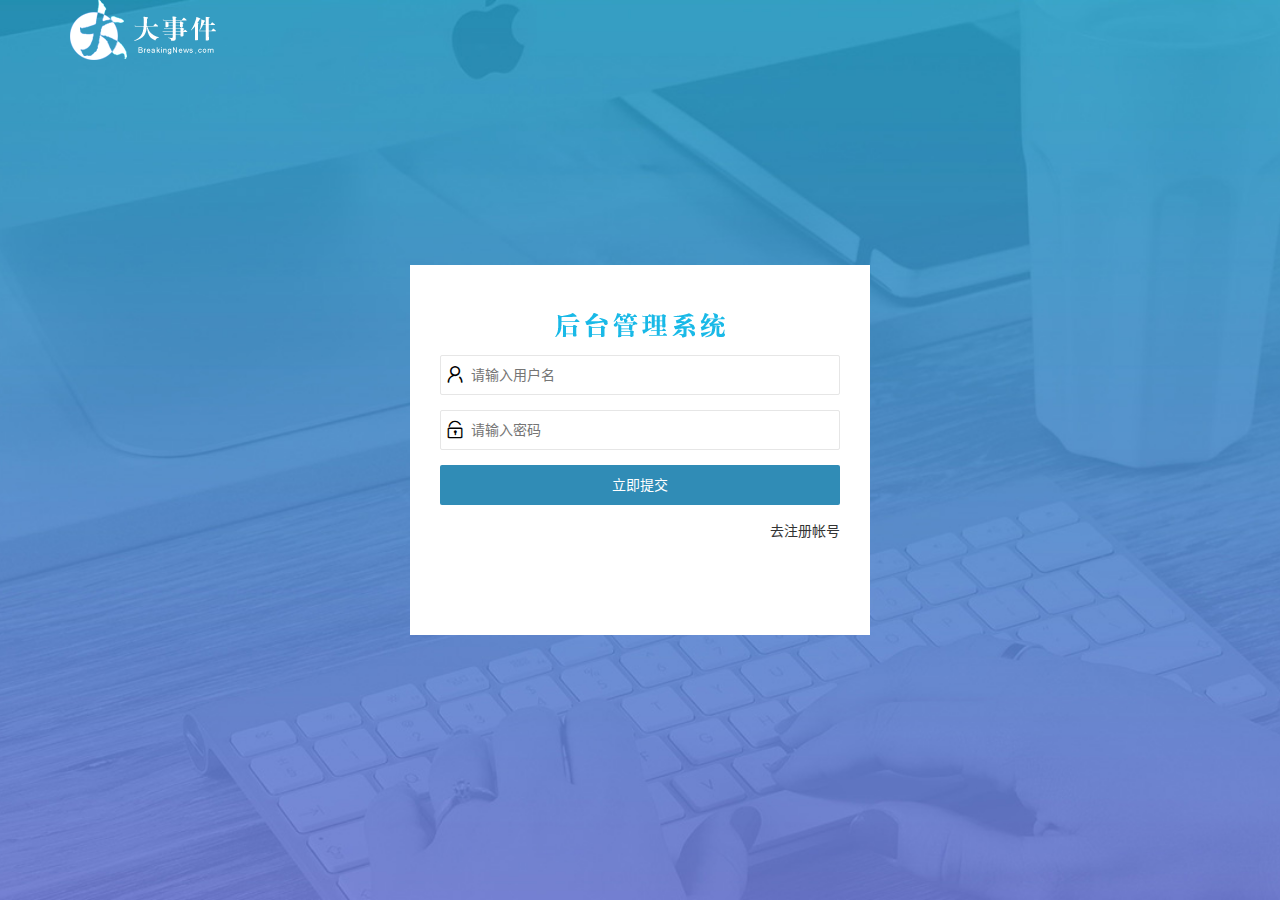
<file: login.html>
<!DOCTYPE html>
<html lang="zh-CN">
<head>
  <meta charset="UTF-8">
  <meta name="viewport" content="width=device-width, initial-scale=1.0">
  <title>大事件-登录/注册</title>
  <link rel="stylesheet" href="./assets/lib/layui/css/layui.css">
  <link rel="stylesheet" href="./assets/css/login.css">
  <script src="./assets/lib/layui/layui.all.js"></script>
  <script src="./assets/lib/jquery.js"></script>

</head>
<body>
  <!-- 大事件logo -->
  <div class="layui-main">
    <img src="/assets/images/logo.png" alt="">
  </div>
  <!-- 登录注册区域 -->
  <div class="loginAndRegBox">
    <div class="title-box"></div>
    <!-- 登录 -->
    <div class="log-box">
      <form class="layui-form">
        <!-- 用户名框 -->
        <div class="layui-form-item">
          <i class="layui-icon layui-icon-username" style="font-size: 20px"></i>
          <input type="text" name="username" required lay-verify="required" placeholder="请输入用户名" autocomplete="off"
            class="layui-input username">
        </div>
        <!-- 密码框 -->
        <div class="layui-form-item">
          <i class="layui-icon layui-icon-password" style="font-size: 20px"></i>
          <input type="password" name="password" required lay-verify="required|pwd" placeholder="请输入密码"
            autocomplete="off" class="layui-input password">
        </div>
        <!-- 提交按钮 -->
        <div class="layui-form-item">
          <button class="layui-btn" lay-submit lay-filter="formDemo">立即提交</button>
        </div>
        <div class="layui-form-item">
          <a href="javascript:;" id="log">去注册帐号</a>
        </div>
      </form>
    </div>
    <!-- 注册 -->
    <div class="reg-box">
      <form class="layui-form">
        <!-- 用户名框 -->
        <div class="layui-form-item">
          <i class="layui-icon layui-icon-username" style="font-size: 20px"></i>
          <input type="text" name="username" required lay-verify="required" placeholder="请输入用户名" autocomplete="off"
            class="layui-input username">
        </div>
        <!-- 密码框 -->
        <div class="layui-form-item">
          <i class="layui-icon layui-icon-password" style="font-size: 20px"></i>
          <input type="password" name="password" required lay-verify="required|pwd" placeholder="请输入密码"
            autocomplete="off" class="layui-input password">
        </div>
        <!-- 确认密码框 -->
        <div class="layui-form-item">
          <i class="layui-icon layui-icon-password repassword" style="font-size: 20px"></i>
          <input type="password" name="repassword" required lay-verify="required|pwd|repwd" placeholder="确认密码"
            autocomplete="off" class="layui-input">
        </div>
        <!-- 注册按钮 -->
        <div class="layui-form-item">
          <button class="layui-btn" lay-submit lay-filter="formDemo">立即注册</button>
        </div>
        <div class="layui-form-item">
          <a href="javascript:;" id="reg">去登录</a>
        </div>
      </form>
    </div>
  </div>
</body>
<script src="./assets/js/login.js"></script>
<script src="./assets/js/baseAPI.js"></script>
</html>
</file>
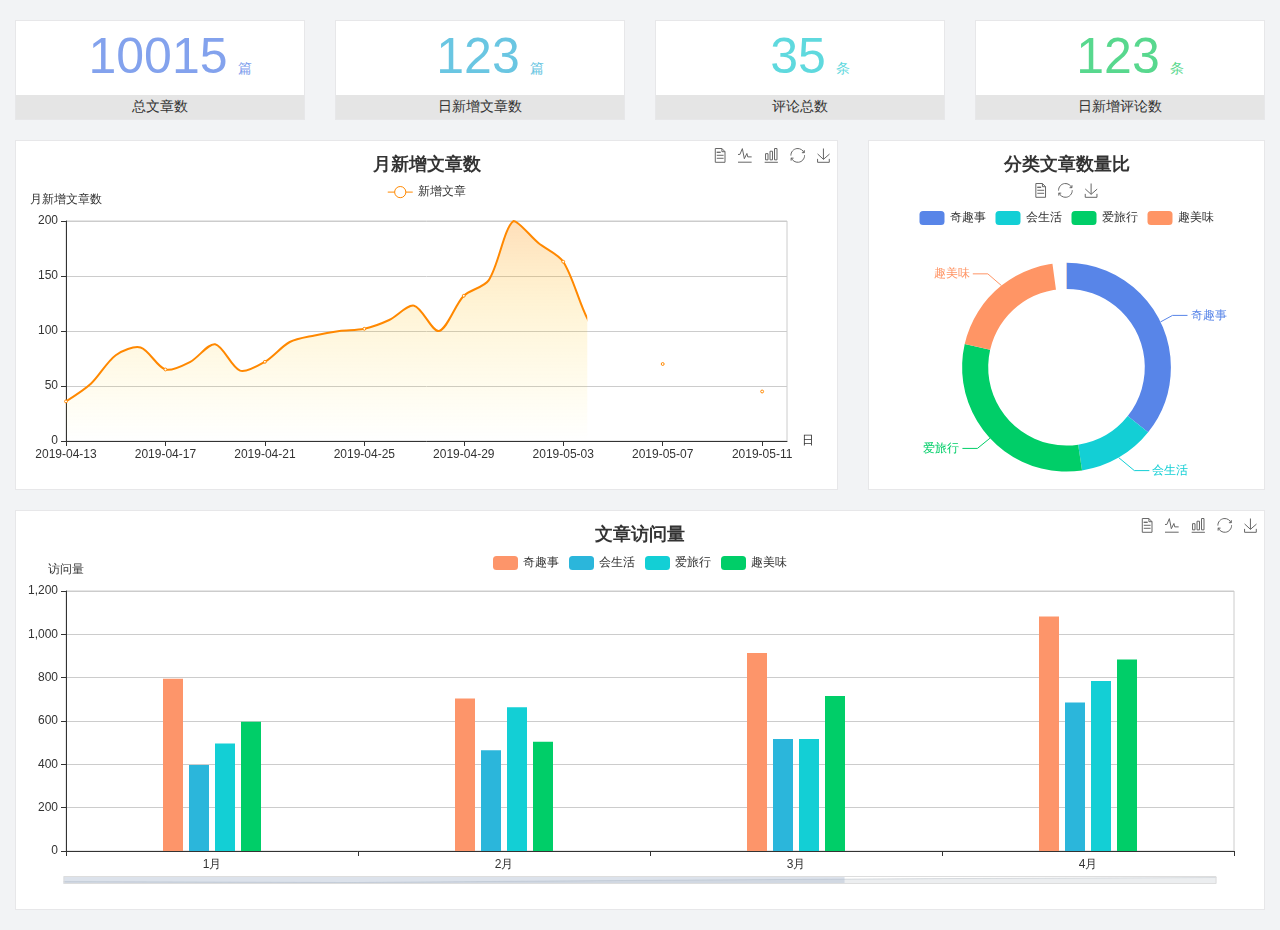
<file: home/dashboard.html>
<!DOCTYPE html>
<html lang="en">

<head>
  <meta charset="UTF-8">
  <meta name="viewport" content="width=device-width, initial-scale=1.0">
  <meta http-equiv="X-UA-Compatible" content="ie=edge">
  <title>图表统计</title>
  <link rel="stylesheet" href="../../assets/lib/bootstrap.css" />
  <link rel="stylesheet" href="../../assets/lib/main.css" />
  <script src="../../assets/lib/jquery.js"></script>
  <script type="text/javascript" src="../../assets/lib/echarts.min.js"></script>
</head>

<body>
  <div class="container-fluid">
    <div class="row spannel_list">
      <div class="col-sm-3 col-xs-6">
        <div class="spannel">
          <em>10015</em><span>篇</span>
          <b>总文章数</b>
        </div>
      </div>
      <div class="col-sm-3 col-xs-6">
        <div class="spannel scolor01">
          <em>123</em><span>篇</span>
          <b>日新增文章数</b>
        </div>
      </div>
      <div class="col-sm-3 col-xs-6">
        <div class="spannel scolor02">
          <em>35</em><span>条</span>
          <b>评论总数</b>
        </div>
      </div>
      <div class="col-sm-3 col-xs-6">
        <div class="spannel scolor03">
          <em>123</em><span>条</span>
          <b>日新增评论数</b>
        </div>
      </div>
    </div>
  </div>

  <div class="container-fluid">
    <div class="row curve-pie">
      <div class="col-lg-8 col-md-8">
        <div class="gragh_pannel" id="curve_show"></div>
      </div>
      <div class="col-lg-4 col-md-4">
        <div class="gragh_pannel" id="pie_show"></div>
      </div>
    </div>
  </div>

  <div class="container-fluid">
    <div class="column_pannel" id="column_show"></div>
  </div>

  <script>
    var oChart = echarts.init(document.getElementById('curve_show'));
    var aList_all = [
      { 'count': 36, 'date': '2019-04-13' },
      { 'count': 52, 'date': '2019-04-14' },
      { 'count': 78, 'date': '2019-04-15' },
      { 'count': 85, 'date': '2019-04-16' },
      { 'count': 65, 'date': '2019-04-17' },
      { 'count': 72, 'date': '2019-04-18' },
      { 'count': 88, 'date': '2019-04-19' },
      { 'count': 64, 'date': '2019-04-20' },
      { 'count': 72, 'date': '2019-04-21' },
      { 'count': 90, 'date': '2019-04-22' },
      { 'count': 96, 'date': '2019-04-23' },
      { 'count': 100, 'date': '2019-04-24' },
      { 'count': 102, 'date': '2019-04-25' },
      { 'count': 110, 'date': '2019-04-26' },
      { 'count': 123, 'date': '2019-04-27' },
      { 'count': 100, 'date': '2019-04-28' },
      { 'count': 132, 'date': '2019-04-29' },
      { 'count': 146, 'date': '2019-04-30' },
      { 'count': 200, 'date': '2019-05-01' },
      { 'count': 180, 'date': '2019-05-02' },
      { 'count': 163, 'date': '2019-05-03' },
      { 'count': 110, 'date': '2019-05-04' },
      { 'count': 80, 'date': '2019-05-05' },
      { 'count': 82, 'date': '2019-05-06' },
      { 'count': 70, 'date': '2019-05-07' },
      { 'count': 65, 'date': '2019-05-08' },
      { 'count': 54, 'date': '2019-05-09' },
      { 'count': 40, 'date': '2019-05-10' },
      { 'count': 45, 'date': '2019-05-11' },
      { 'count': 38, 'date': '2019-05-12' },
    ];

    let aCount = [];
    let aDate = [];

    for (var i = 0; i < aList_all.length; i++) {
      aCount.push(aList_all[i].count);
      aDate.push(aList_all[i].date);
    }

    var chartopt = {
      title: {
        text: '月新增文章数',
        left: 'center',
        top: '10'
      },
      tooltip: {
        trigger: 'axis'
      },
      legend: {
        data: ['新增文章'],
        top: '40'
      },
      toolbox: {
        show: true,
        feature: {
          mark: { show: true },
          dataView: { show: true, readOnly: false },
          magicType: { show: true, type: ['line', 'bar'] },
          restore: { show: true },
          saveAsImage: { show: true }
        }
      },
      calculable: true,
      xAxis: [
        {
          name: '日',
          type: 'category',
          boundaryGap: false,
          data: aDate
        }
      ],
      yAxis: [
        {
          name: '月新增文章数',
          type: 'value'
        }
      ],
      series: [
        {
          name: '新增文章',
          type: 'line',
          smooth: true,
          itemStyle: { normal: { areaStyle: { type: 'default' }, color: '#f80' }, lineStyle: { color: '#f80' } },
          data: aCount
        }],
      areaStyle: {
        normal: {
          color: new echarts.graphic.LinearGradient(0, 0, 0, 1, [{
            offset: 0,
            color: 'rgba(255,136,0,0.39)'
          }, {
            offset: .34,
            color: 'rgba(255,180,0,0.25)'
          }, {
            offset: 1,
            color: 'rgba(255,222,0,0.00)'
          }])

        }
      },
      grid: {
        show: true,
        x: 50,
        x2: 50,
        y: 80,
        height: 220
      }
    };

    oChart.setOption(chartopt);


    var oPie = echarts.init(document.getElementById('pie_show'));
    var oPieopt =
    {
      title: {
        top: 10,
        text: '分类文章数量比',
        x: 'center'
      },
      tooltip: {
        trigger: 'item',
        formatter: "{a} <br/>{b} : {c} ({d}%)"
      },
      color: ['#5885e8', '#13cfd5', '#00ce68', '#ff9565'],
      legend: {
        x: 'center',
        top: 65,
        data: ['奇趣事', '会生活', '爱旅行', '趣美味']
      },
      toolbox: {
        show: true,
        x: 'center',
        top: 35,
        feature: {
          mark: { show: true },
          dataView: { show: true, readOnly: false },
          magicType: {
            show: true,
            type: ['pie', 'funnel'],
            option: {
              funnel: {
                x: '25%',
                width: '50%',
                funnelAlign: 'left',
                max: 1548
              }
            }
          },
          restore: { show: true },
          saveAsImage: { show: true }
        }
      },
      calculable: true,
      series: [
        {
          name: '访问来源',
          type: 'pie',
          radius: ['45%', '60%'],
          center: ['50%', '65%'],
          data: [
            { value: 300, name: '奇趣事' },
            { value: 100, name: '会生活' },
            { value: 260, name: '爱旅行' },
            { value: 180, name: '趣美味' }
          ]
        }
      ]
    };
    oPie.setOption(oPieopt);



    var oColumn = this.echarts.init(document.getElementById('column_show'));
    var oColumnopt =
    {
      title: {
        text: '文章访问量',
        left: 'center',
        top: '10'
      },
      tooltip: {
        trigger: 'axis'
      },
      legend: {
        data: ['奇趣事', '会生活', '爱旅行', '趣美味'],
        top: '40'
      },
      toolbox: {
        show: true,
        feature: {
          mark: { show: true },
          dataView: { show: true, readOnly: false },
          magicType: { show: true, type: ['line', 'bar'] },
          restore: { show: true },
          saveAsImage: { show: true }
        }
      },
      calculable: true,
      xAxis: [
        {
          type: 'category',
          data: ['1月', '2月', '3月', '4月', '5月']
        }
      ],
      yAxis: [
        {
          name: '访问量',
          type: 'value'
        }
      ],
      series: [
        {
          name: '奇趣事',
          type: 'bar',
          barWidth: 20,
          itemStyle: {
            normal: { areaStyle: { type: 'default' }, color: '#fd956a' }
          },
          data: [800, 708, 920, 1090, 1200]
        },
        {
          name: '会生活',
          type: 'bar',
          barWidth: 20,
          itemStyle: {
            normal: { areaStyle: { type: 'default' }, color: '#2bb6db' }
          },
          data: [400, 468, 520, 690, 800]
        },
        {
          name: '爱旅行',
          type: 'bar',
          barWidth: 20,
          itemStyle: {
            normal: { areaStyle: { type: 'default' }, color: '#13cfd5' }
          },
          data: [500, 668, 520, 790, 900]
        },
        {
          name: '趣美味',
          type: 'bar',
          barWidth: 20,
          itemStyle: {
            normal: { areaStyle: { type: 'default' }, color: '#00ce68' }
          },
          data: [600, 508, 720, 890, 1000]
        }
      ],
      grid: {
        show: true,
        x: 50,
        x2: 30,
        y: 80,
        height: 260
      },
      dataZoom: [//给x轴设置滚动条
        {
          start: 0,//默认为0
          end: 100 - 1000 / 31,//默认为100
          type: 'slider',
          show: true,
          xAxisIndex: [0],
          handleSize: 0,//滑动条的 左右2个滑动条的大小
          height: 8,//组件高度
          left: 45, //左边的距离
          right: 50,//右边的距离
          bottom: 26,//右边的距离
          handleColor: '#ddd',//h滑动图标的颜色
          handleStyle: {
            borderColor: "#cacaca",
            borderWidth: "1",
            shadowBlur: 2,
            background: "#ddd",
            shadowColor: "#ddd",
          }
        }]
    };
    oColumn.setOption(oColumnopt);
  </script>
</body>

</html>
</file>
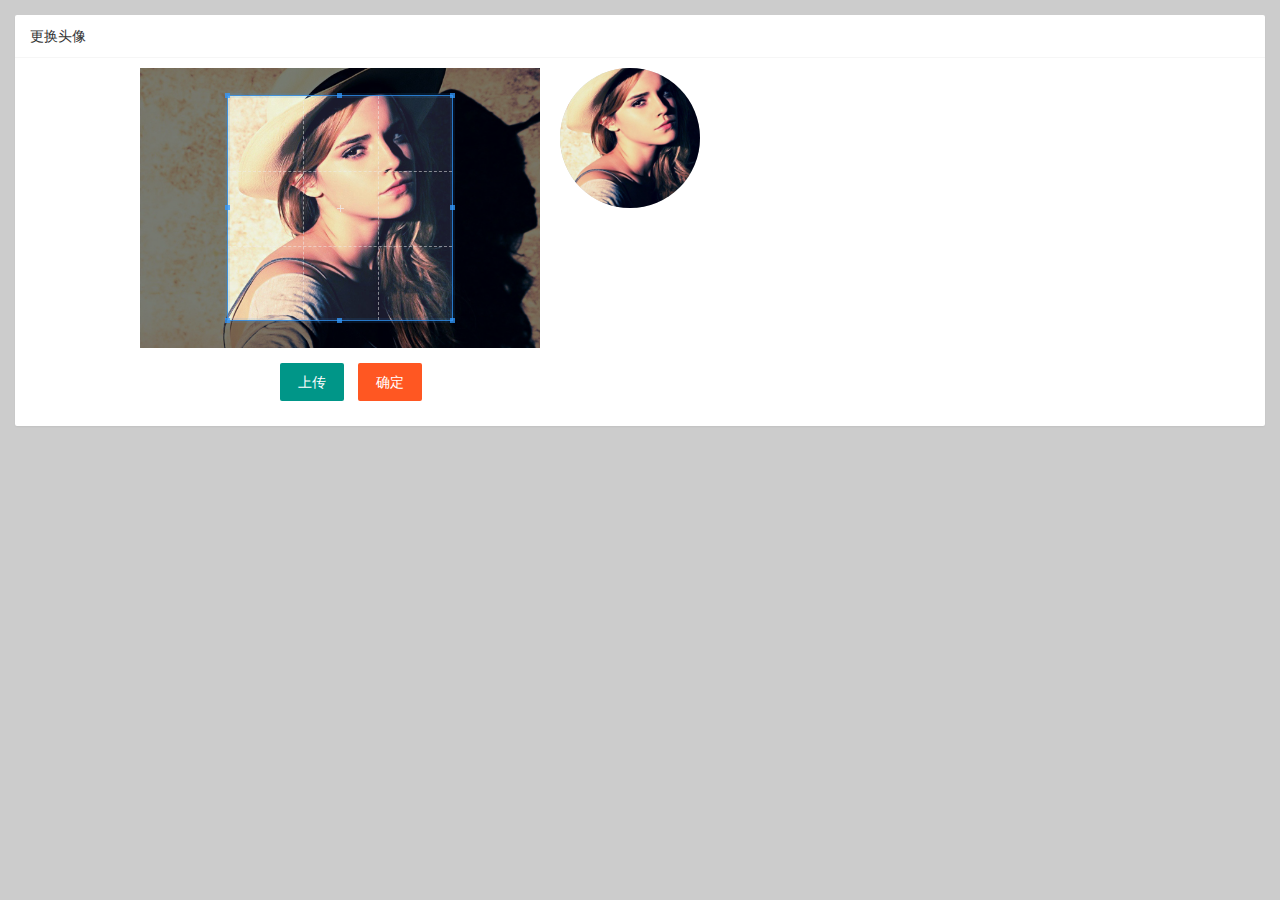
<file: user/user-avatar.html>
<!DOCTYPE html>
<html lang="en">
<head>
  <meta charset="UTF-8">
  <meta name="viewport" content="width=device-width, initial-scale=1.0">
  <title>大事件-更换头像</title>
  <link rel="stylesheet" href="../assets/lib/layui/css/layui.css">
  <link rel="stylesheet" href="../assets/css/user-info.css">
  <link rel="stylesheet" href="../assets/css/user-avatar.css">
  <link rel="stylesheet" href="../assets/lib/cropper/cropper.css">
  <script src="../assets/lib/layui/layui.all.js"></script>
  <script src="../assets/lib/jquery.js"></script>
  <script src="../assets/lib/cropper/Cropper.js"></script>
  <script src="../assets/lib/cropper/jquery-cropper.js"></script>
  <script src="../assets/js/baseAPI.js"></script>
  <script src="../assets/js/user-avatar.js"></script>
</head>
<body>
  <div class="layui-card">
    <div class="layui-card-header">更换头像</div>
    <div class="layui-card-body">
      <div class="layui-form-item">
        <!-- 选择封面区域 -->
        <div class="layui-input-block cover-box">
          <!-- 左侧裁剪区域 -->
          <div class="cover-left">
            <img id="image" src="/assets/images/sample2.jpg" alt="" />
          </div>
          <!-- 右侧预览区域和选择封面区域 -->
          <div class="cover-right">
            <!-- 预览的区域 -->
            <div class="img-preview"></div>
          </div>
        </div>
      </div>
      <div class="layui-form-item">
        <!-- 选择封面按钮 -->
        <input type="file" name="image" accept="image/jpg,image/png" style="display:none" class="file">
        <button type="button" class="layui-btn" id="btnChooseImage">上传</button>
        <button type="button" class="layui-btn layui-btn-danger" id="btnUpload">确定</button>
      </div>
    </div>
  </div>
</body>
</html>
</file>
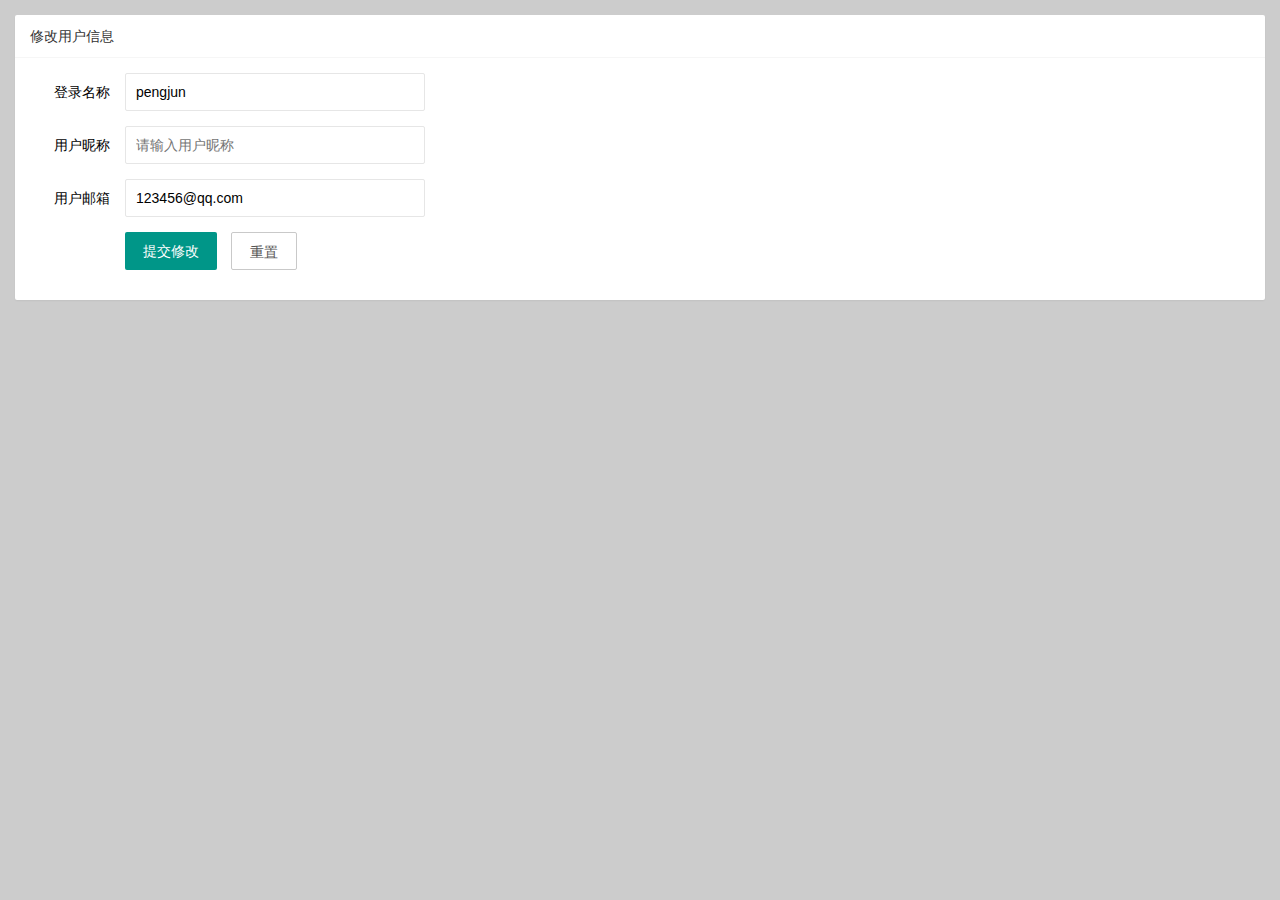
<file: user/user-info.html>
<!DOCTYPE html>
<html lang="en">
<head>
  <meta charset="UTF-8">
  <meta name="viewport" content="width=device-width, initial-scale=1.0">
  <title>Document</title>

  <link rel="stylesheet" href="../assets/lib/layui/css/layui.css">
  <link rel="stylesheet" href="../assets/css/user-info.css">
  <script src="../assets/lib/layui/layui.all.js"></script>
  <script src="../assets/lib/jquery.js"></script>
  <script src="../assets/js/baseAPI.js"></script>
  <script src="../assets/js/user-info.js"></script>
</head>
<body>
  <!-- 卡片结构 -->
  <div class="layui-card">
    <div class="layui-card-header">修改用户信息</div>
    <form class="layui-form formUserInfo" id="formUserInfo">
      <div class="layui-form-item">
        <input type="hidden" name="id" />
      </div>
      <div class="layui-form-item">
        <label class="layui-form-label">登录名称</label>
        <div class="layui-input-block">
          <input type="text" name="username" value="pengjun" readonly required lay-verify="required|username"
            placeholder="请输入登录名称" autocomplete="off" class="layui-input">
        </div>
      </div>
      <div class="layui-form-item">
        <label class="layui-form-label">用户昵称</label>
        <div class="layui-input-block">
          <input type="text" name="nickname" required lay-verify="required|nickname" placeholder="请输入用户昵称"
            autocomplete="off" class="layui-input">
        </div>
      </div>
      <div class="layui-form-item">
        <label class="layui-form-label">用户邮箱</label>
        <div class="layui-input-block">
          <input type="text" name="email" required lay-verify="required|email" placeholder="请输入用户邮箱" autocomplete="off"
            class="layui-input" value="123456@qq.com">
        </div>
      </div>
      <div class="layui-form-item">
        <div class="layui-input-block">
          <button class="layui-btn" lay-submit lay-filter="formDemo">提交修改</button>
          <button type="reset" class="layui-btn layui-btn-primary">重置</button>
        </div>
      </div>
      <div class="layui-form-item"></div>
    </form>
  </div>
</body>
</html>
</file>
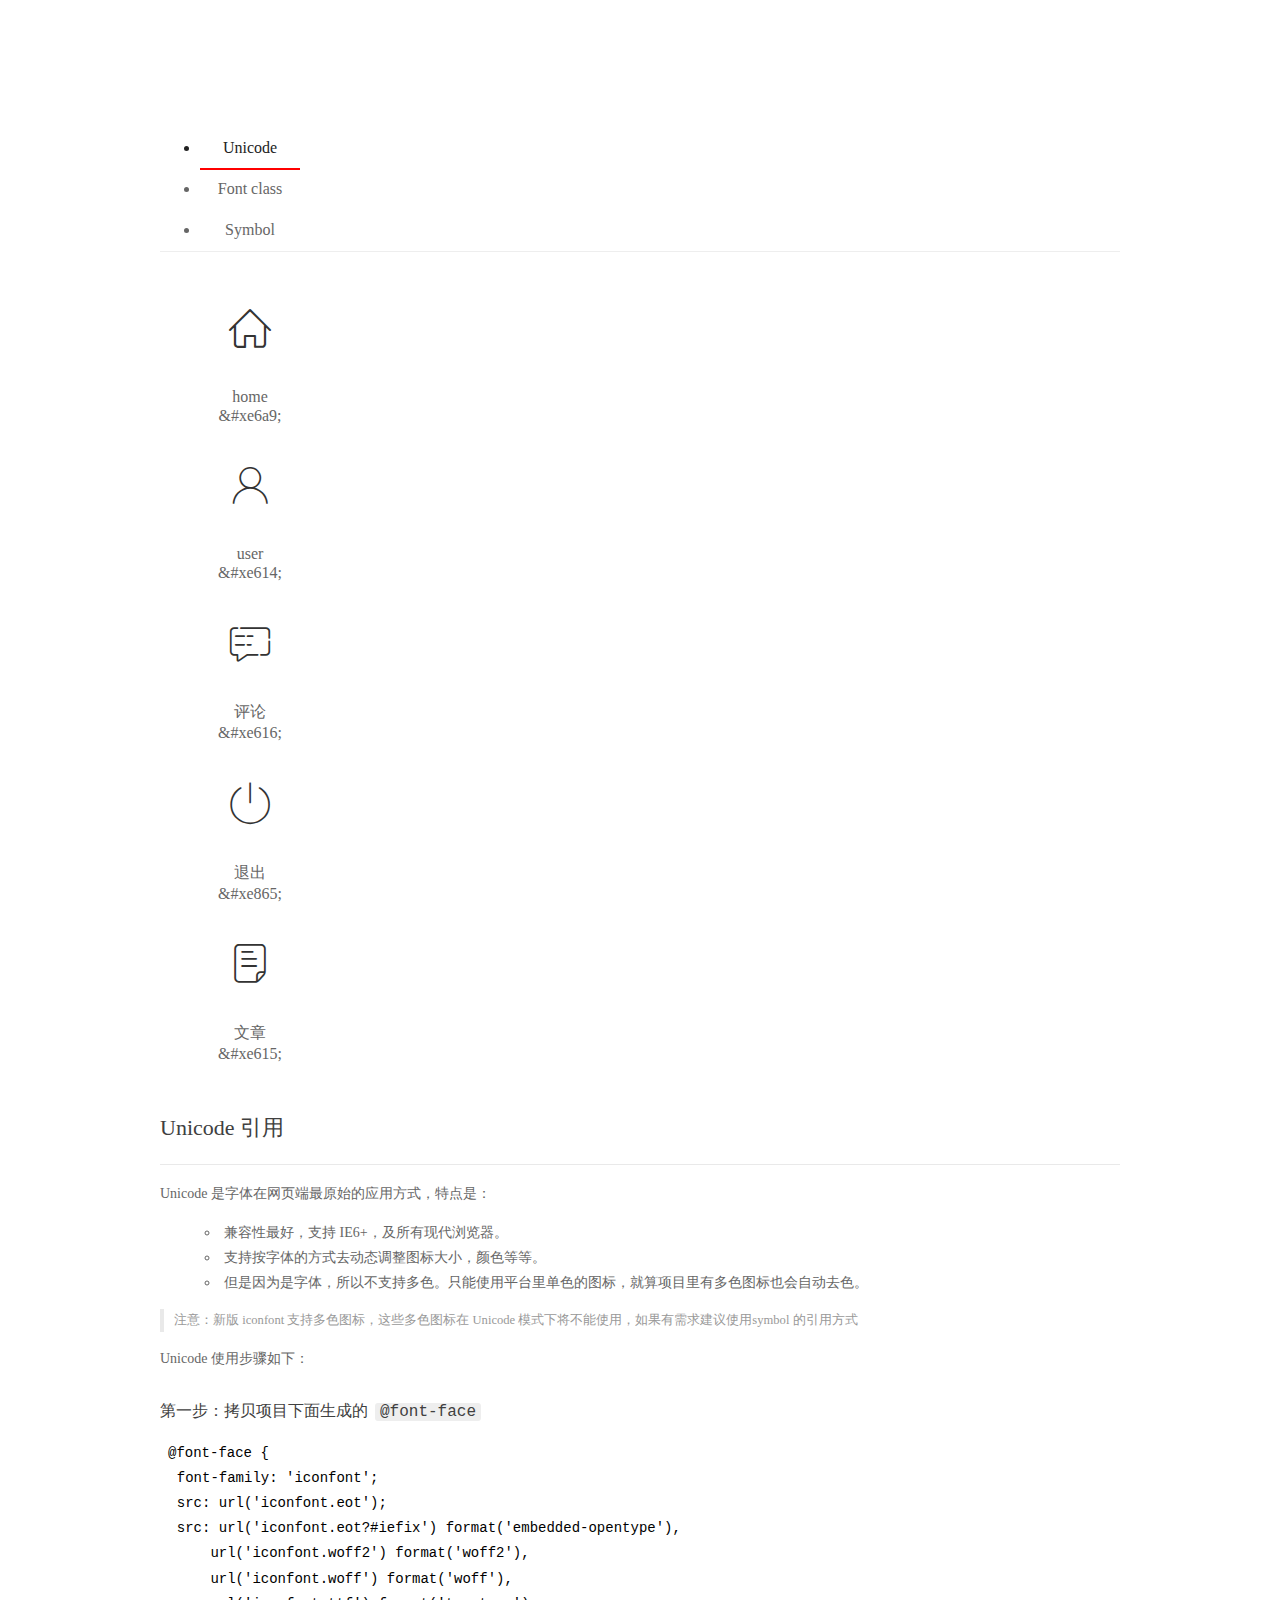
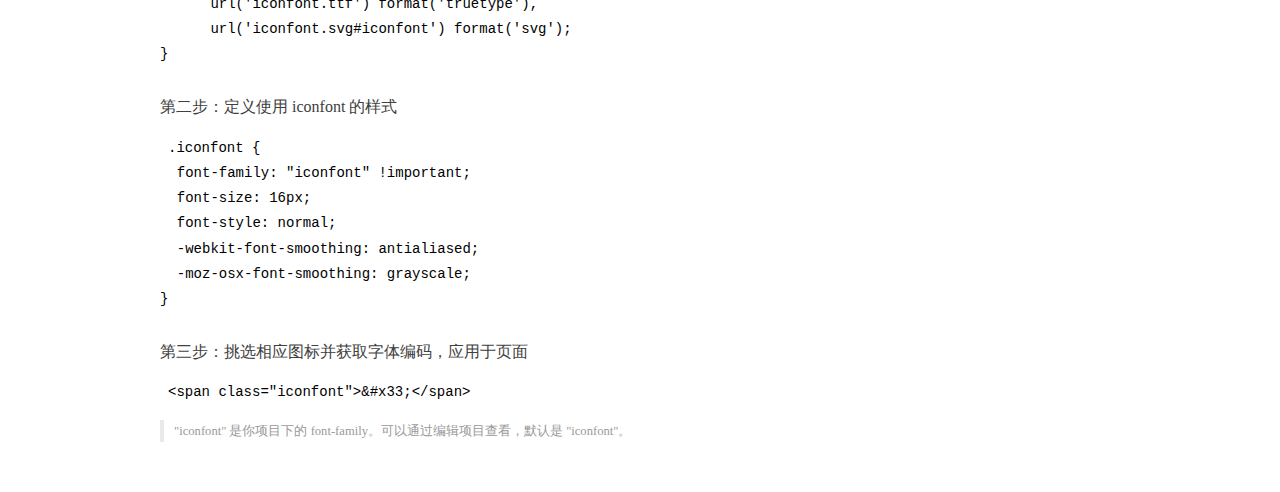
<file: assets/fonts/demo_index.html>
<!DOCTYPE html>
<html>
<head>
  <meta charset="utf-8"/>
  <title>IconFont Demo</title>
  <link rel="shortcut icon" href="https://gtms04.alicdn.com/tps/i4/TB1_oz6GVXXXXaFXpXXJDFnIXXX-64-64.ico" type="image/x-icon"/>
  <link rel="stylesheet" href="https://g.alicdn.com/thx/cube/1.3.2/cube.min.css">
  <link rel="stylesheet" href="demo.css">
  <link rel="stylesheet" href="iconfont.css">
  <script src="iconfont.js"></script>
  <!-- jQuery -->
  <script src="https://a1.alicdn.com/oss/uploads/2018/12/26/7bfddb60-08e8-11e9-9b04-53e73bb6408b.js"></script>
  <!-- 代码高亮 -->
  <script src="https://a1.alicdn.com/oss/uploads/2018/12/26/a3f714d0-08e6-11e9-8a15-ebf944d7534c.js"></script>
</head>
<body>
  <div class="main">
    <h1 class="logo"><a href="https://www.iconfont.cn/" title="iconfont 首页" target="_blank">&#xe86b;</a></h1>
    <div class="nav-tabs">
      <ul id="tabs" class="dib-box">
        <li class="dib active"><span>Unicode</span></li>
        <li class="dib"><span>Font class</span></li>
        <li class="dib"><span>Symbol</span></li>
      </ul>
      
    </div>
    <div class="tab-container">
      <div class="content unicode" style="display: block;">
          <ul class="icon_lists dib-box">
          
            <li class="dib">
              <span class="icon iconfont">&#xe6a9;</span>
                <div class="name">home</div>
                <div class="code-name">&amp;#xe6a9;</div>
              </li>
          
            <li class="dib">
              <span class="icon iconfont">&#xe614;</span>
                <div class="name">user</div>
                <div class="code-name">&amp;#xe614;</div>
              </li>
          
            <li class="dib">
              <span class="icon iconfont">&#xe616;</span>
                <div class="name">评论</div>
                <div class="code-name">&amp;#xe616;</div>
              </li>
          
            <li class="dib">
              <span class="icon iconfont">&#xe865;</span>
                <div class="name">退出</div>
                <div class="code-name">&amp;#xe865;</div>
              </li>
          
            <li class="dib">
              <span class="icon iconfont">&#xe615;</span>
                <div class="name">文章</div>
                <div class="code-name">&amp;#xe615;</div>
              </li>
          
          </ul>
          <div class="article markdown">
          <h2 id="unicode-">Unicode 引用</h2>
          <hr>

          <p>Unicode 是字体在网页端最原始的应用方式，特点是：</p>
          <ul>
            <li>兼容性最好，支持 IE6+，及所有现代浏览器。</li>
            <li>支持按字体的方式去动态调整图标大小，颜色等等。</li>
            <li>但是因为是字体，所以不支持多色。只能使用平台里单色的图标，就算项目里有多色图标也会自动去色。</li>
          </ul>
          <blockquote>
            <p>注意：新版 iconfont 支持多色图标，这些多色图标在 Unicode 模式下将不能使用，如果有需求建议使用symbol 的引用方式</p>
          </blockquote>
          <p>Unicode 使用步骤如下：</p>
          <h3 id="-font-face">第一步：拷贝项目下面生成的 <code>@font-face</code></h3>
<pre><code class="language-css"
>@font-face {
  font-family: 'iconfont';
  src: url('iconfont.eot');
  src: url('iconfont.eot?#iefix') format('embedded-opentype'),
      url('iconfont.woff2') format('woff2'),
      url('iconfont.woff') format('woff'),
      url('iconfont.ttf') format('truetype'),
      url('iconfont.svg#iconfont') format('svg');
}
</code></pre>
          <h3 id="-iconfont-">第二步：定义使用 iconfont 的样式</h3>
<pre><code class="language-css"
>.iconfont {
  font-family: "iconfont" !important;
  font-size: 16px;
  font-style: normal;
  -webkit-font-smoothing: antialiased;
  -moz-osx-font-smoothing: grayscale;
}
</code></pre>
          <h3 id="-">第三步：挑选相应图标并获取字体编码，应用于页面</h3>
<pre>
<code class="language-html"
>&lt;span class="iconfont"&gt;&amp;#x33;&lt;/span&gt;
</code></pre>
          <blockquote>
            <p>"iconfont" 是你项目下的 font-family。可以通过编辑项目查看，默认是 "iconfont"。</p>
          </blockquote>
          </div>
      </div>
      <div class="content font-class">
        <ul class="icon_lists dib-box">
          
          <li class="dib">
            <span class="icon iconfont icon-home"></span>
            <div class="name">
              home
            </div>
            <div class="code-name">.icon-home
            </div>
          </li>
          
          <li class="dib">
            <span class="icon iconfont icon-user"></span>
            <div class="name">
              user
            </div>
            <div class="code-name">.icon-user
            </div>
          </li>
          
          <li class="dib">
            <span class="icon iconfont icon-pinglun"></span>
            <div class="name">
              评论
            </div>
            <div class="code-name">.icon-pinglun
            </div>
          </li>
          
          <li class="dib">
            <span class="icon iconfont icon-tuichu"></span>
            <div class="name">
              退出
            </div>
            <div class="code-name">.icon-tuichu
            </div>
          </li>
          
          <li class="dib">
            <span class="icon iconfont icon-16"></span>
            <div class="name">
              文章
            </div>
            <div class="code-name">.icon-16
            </div>
          </li>
          
        </ul>
        <div class="article markdown">
        <h2 id="font-class-">font-class 引用</h2>
        <hr>

        <p>font-class 是 Unicode 使用方式的一种变种，主要是解决 Unicode 书写不直观，语意不明确的问题。</p>
        <p>与 Unicode 使用方式相比，具有如下特点：</p>
        <ul>
          <li>兼容性良好，支持 IE8+，及所有现代浏览器。</li>
          <li>相比于 Unicode 语意明确，书写更直观。可以很容易分辨这个 icon 是什么。</li>
          <li>因为使用 class 来定义图标，所以当要替换图标时，只需要修改 class 里面的 Unicode 引用。</li>
          <li>不过因为本质上还是使用的字体，所以多色图标还是不支持的。</li>
        </ul>
        <p>使用步骤如下：</p>
        <h3 id="-fontclass-">第一步：引入项目下面生成的 fontclass 代码：</h3>
<pre><code class="language-html">&lt;link rel="stylesheet" href="./iconfont.css"&gt;
</code></pre>
        <h3 id="-">第二步：挑选相应图标并获取类名，应用于页面：</h3>
<pre><code class="language-html">&lt;span class="iconfont icon-xxx"&gt;&lt;/span&gt;
</code></pre>
        <blockquote>
          <p>"
            iconfont" 是你项目下的 font-family。可以通过编辑项目查看，默认是 "iconfont"。</p>
        </blockquote>
      </div>
      </div>
      <div class="content symbol">
          <ul class="icon_lists dib-box">
          
            <li class="dib">
                <svg class="icon svg-icon" aria-hidden="true">
                  <use xlink:href="#icon-home"></use>
                </svg>
                <div class="name">home</div>
                <div class="code-name">#icon-home</div>
            </li>
          
            <li class="dib">
                <svg class="icon svg-icon" aria-hidden="true">
                  <use xlink:href="#icon-user"></use>
                </svg>
                <div class="name">user</div>
                <div class="code-name">#icon-user</div>
            </li>
          
            <li class="dib">
                <svg class="icon svg-icon" aria-hidden="true">
                  <use xlink:href="#icon-pinglun"></use>
                </svg>
                <div class="name">评论</div>
                <div class="code-name">#icon-pinglun</div>
            </li>
          
            <li class="dib">
                <svg class="icon svg-icon" aria-hidden="true">
                  <use xlink:href="#icon-tuichu"></use>
                </svg>
                <div class="name">退出</div>
                <div class="code-name">#icon-tuichu</div>
            </li>
          
            <li class="dib">
                <svg class="icon svg-icon" aria-hidden="true">
                  <use xlink:href="#icon-16"></use>
                </svg>
                <div class="name">文章</div>
                <div class="code-name">#icon-16</div>
            </li>
          
          </ul>
          <div class="article markdown">
          <h2 id="symbol-">Symbol 引用</h2>
          <hr>

          <p>这是一种全新的使用方式，应该说这才是未来的主流，也是平台目前推荐的用法。相关介绍可以参考这篇<a href="">文章</a>
            这种用法其实是做了一个 SVG 的集合，与另外两种相比具有如下特点：</p>
          <ul>
            <li>支持多色图标了，不再受单色限制。</li>
            <li>通过一些技巧，支持像字体那样，通过 <code>font-size</code>, <code>color</code> 来调整样式。</li>
            <li>兼容性较差，支持 IE9+，及现代浏览器。</li>
            <li>浏览器渲染 SVG 的性能一般，还不如 png。</li>
          </ul>
          <p>使用步骤如下：</p>
          <h3 id="-symbol-">第一步：引入项目下面生成的 symbol 代码：</h3>
<pre><code class="language-html">&lt;script src="./iconfont.js"&gt;&lt;/script&gt;
</code></pre>
          <h3 id="-css-">第二步：加入通用 CSS 代码（引入一次就行）：</h3>
<pre><code class="language-html">&lt;style&gt;
.icon {
  width: 1em;
  height: 1em;
  vertical-align: -0.15em;
  fill: currentColor;
  overflow: hidden;
}
&lt;/style&gt;
</code></pre>
          <h3 id="-">第三步：挑选相应图标并获取类名，应用于页面：</h3>
<pre><code class="language-html">&lt;svg class="icon" aria-hidden="true"&gt;
  &lt;use xlink:href="#icon-xxx"&gt;&lt;/use&gt;
&lt;/svg&gt;
</code></pre>
          </div>
      </div>

    </div>
  </div>
  <script>
  $(document).ready(function () {
      $('.tab-container .content:first').show()

      $('#tabs li').click(function (e) {
        var tabContent = $('.tab-container .content')
        var index = $(this).index()

        if ($(this).hasClass('active')) {
          return
        } else {
          $('#tabs li').removeClass('active')
          $(this).addClass('active')

          tabContent.hide().eq(index).fadeIn()
        }
      })
    })
  </script>
</body>
</html>
</file>
<file: assets/lib/layui/css/layui.css>
/** layui-v2.5.5 MIT License By https://www.layui.com */
 .layui-inline,img{display:inline-block;vertical-align:middle}h1,h2,h3,h4,h5,h6{font-weight:400}.layui-edge,.layui-header,.layui-inline,.layui-main{position:relative}.layui-body,.layui-edge,.layui-elip{overflow:hidden}.layui-btn,.layui-edge,.layui-inline,img{vertical-align:middle}.layui-btn,.layui-disabled,.layui-icon,.layui-unselect{-moz-user-select:none;-webkit-user-select:none;-ms-user-select:none}.layui-elip,.layui-form-checkbox span,.layui-form-pane .layui-form-label{text-overflow:ellipsis;white-space:nowrap}.layui-breadcrumb,.layui-tree-btnGroup{visibility:hidden}blockquote,body,button,dd,div,dl,dt,form,h1,h2,h3,h4,h5,h6,input,li,ol,p,pre,td,textarea,th,ul{margin:0;padding:0;-webkit-tap-highlight-color:rgba(0,0,0,0)}a:active,a:hover{outline:0}img{border:none}li{list-style:none}table{border-collapse:collapse;border-spacing:0}h4,h5,h6{font-size:100%}button,input,optgroup,option,select,textarea{font-family:inherit;font-size:inherit;font-style:inherit;font-weight:inherit;outline:0}pre{white-space:pre-wrap;white-space:-moz-pre-wrap;white-space:-pre-wrap;white-space:-o-pre-wrap;word-wrap:break-word}body{line-height:24px;font:14px Helvetica Neue,Helvetica,PingFang SC,Tahoma,Arial,sans-serif}hr{height:1px;margin:10px 0;border:0;clear:both}a{color:#333;text-decoration:none}a:hover{color:#777}a cite{font-style:normal;*cursor:pointer}.layui-border-box,.layui-border-box *{box-sizing:border-box}.layui-box,.layui-box *{box-sizing:content-box}.layui-clear{clear:both;*zoom:1}.layui-clear:after{content:'\20';clear:both;*zoom:1;display:block;height:0}.layui-inline{*display:inline;*zoom:1}.layui-edge{display:inline-block;width:0;height:0;border-width:6px;border-style:dashed;border-color:transparent}.layui-edge-top{top:-4px;border-bottom-color:#999;border-bottom-style:solid}.layui-edge-right{border-left-color:#999;border-left-style:solid}.layui-edge-bottom{top:2px;border-top-color:#999;border-top-style:solid}.layui-edge-left{border-right-color:#999;border-right-style:solid}.layui-disabled,.layui-disabled:hover{color:#d2d2d2!important;cursor:not-allowed!important}.layui-circle{border-radius:100%}.layui-show{display:block!important}.layui-hide{display:none!important}@font-face{font-family:layui-icon;src:url(../font/iconfont.eot?v=250);src:url(../font/iconfont.eot?v=250#iefix) format('embedded-opentype'),url(../font/iconfont.woff2?v=250) format('woff2'),url(../font/iconfont.woff?v=250) format('woff'),url(../font/iconfont.ttf?v=250) format('truetype'),url(../font/iconfont.svg?v=250#layui-icon) format('svg')}.layui-icon{font-family:layui-icon!important;font-size:16px;font-style:normal;-webkit-font-smoothing:antialiased;-moz-osx-font-smoothing:grayscale}.layui-icon-reply-fill:before{content:"\e611"}.layui-icon-set-fill:before{content:"\e614"}.layui-icon-menu-fill:before{content:"\e60f"}.layui-icon-search:before{content:"\e615"}.layui-icon-share:before{content:"\e641"}.layui-icon-set-sm:before{content:"\e620"}.layui-icon-engine:before{content:"\e628"}.layui-icon-close:before{content:"\1006"}.layui-icon-close-fill:before{content:"\1007"}.layui-icon-chart-screen:before{content:"\e629"}.layui-icon-star:before{content:"\e600"}.layui-icon-circle-dot:before{content:"\e617"}.layui-icon-chat:before{content:"\e606"}.layui-icon-release:before{content:"\e609"}.layui-icon-list:before{content:"\e60a"}.layui-icon-chart:before{content:"\e62c"}.layui-icon-ok-circle:before{content:"\1005"}.layui-icon-layim-theme:before{content:"\e61b"}.layui-icon-table:before{content:"\e62d"}.layui-icon-right:before{content:"\e602"}.layui-icon-left:before{content:"\e603"}.layui-icon-cart-simple:before{content:"\e698"}.layui-icon-face-cry:before{content:"\e69c"}.layui-icon-face-smile:before{content:"\e6af"}.layui-icon-survey:before{content:"\e6b2"}.layui-icon-tree:before{content:"\e62e"}.layui-icon-upload-circle:before{content:"\e62f"}.layui-icon-add-circle:before{content:"\e61f"}.layui-icon-download-circle:before{content:"\e601"}.layui-icon-templeate-1:before{content:"\e630"}.layui-icon-util:before{content:"\e631"}.layui-icon-face-surprised:before{content:"\e664"}.layui-icon-edit:before{content:"\e642"}.layui-icon-speaker:before{content:"\e645"}.layui-icon-down:before{content:"\e61a"}.layui-icon-file:before{content:"\e621"}.layui-icon-layouts:before{content:"\e632"}.layui-icon-rate-half:before{content:"\e6c9"}.layui-icon-add-circle-fine:before{content:"\e608"}.layui-icon-prev-circle:before{content:"\e633"}.layui-icon-read:before{content:"\e705"}.layui-icon-404:before{content:"\e61c"}.layui-icon-carousel:before{content:"\e634"}.layui-icon-help:before{content:"\e607"}.layui-icon-code-circle:before{content:"\e635"}.layui-icon-water:before{content:"\e636"}.layui-icon-username:before{content:"\e66f"}.layui-icon-find-fill:before{content:"\e670"}.layui-icon-about:before{content:"\e60b"}.layui-icon-location:before{content:"\e715"}.layui-icon-up:before{content:"\e619"}.layui-icon-pause:before{content:"\e651"}.layui-icon-date:before{content:"\e637"}.layui-icon-layim-uploadfile:before{content:"\e61d"}.layui-icon-delete:before{content:"\e640"}.layui-icon-play:before{content:"\e652"}.layui-icon-top:before{content:"\e604"}.layui-icon-friends:before{content:"\e612"}.layui-icon-refresh-3:before{content:"\e9aa"}.layui-icon-ok:before{content:"\e605"}.layui-icon-layer:before{content:"\e638"}.layui-icon-face-smile-fine:before{content:"\e60c"}.layui-icon-dollar:before{content:"\e659"}.layui-icon-group:before{content:"\e613"}.layui-icon-layim-download:before{content:"\e61e"}.layui-icon-picture-fine:before{content:"\e60d"}.layui-icon-link:before{content:"\e64c"}.layui-icon-diamond:before{content:"\e735"}.layui-icon-log:before{content:"\e60e"}.layui-icon-rate-solid:before{content:"\e67a"}.layui-icon-fonts-del:before{content:"\e64f"}.layui-icon-unlink:before{content:"\e64d"}.layui-icon-fonts-clear:before{content:"\e639"}.layui-icon-triangle-r:before{content:"\e623"}.layui-icon-circle:before{content:"\e63f"}.layui-icon-radio:before{content:"\e643"}.layui-icon-align-center:before{content:"\e647"}.layui-icon-align-right:before{content:"\e648"}.layui-icon-align-left:before{content:"\e649"}.layui-icon-loading-1:before{content:"\e63e"}.layui-icon-return:before{content:"\e65c"}.layui-icon-fonts-strong:before{content:"\e62b"}.layui-icon-upload:before{content:"\e67c"}.layui-icon-dialogue:before{content:"\e63a"}.layui-icon-video:before{content:"\e6ed"}.layui-icon-headset:before{content:"\e6fc"}.layui-icon-cellphone-fine:before{content:"\e63b"}.layui-icon-add-1:before{content:"\e654"}.layui-icon-face-smile-b:before{content:"\e650"}.layui-icon-fonts-html:before{content:"\e64b"}.layui-icon-form:before{content:"\e63c"}.layui-icon-cart:before{content:"\e657"}.layui-icon-camera-fill:before{content:"\e65d"}.layui-icon-tabs:before{content:"\e62a"}.layui-icon-fonts-code:before{content:"\e64e"}.layui-icon-fire:before{content:"\e756"}.layui-icon-set:before{content:"\e716"}.layui-icon-fonts-u:before{content:"\e646"}.layui-icon-triangle-d:before{content:"\e625"}.layui-icon-tips:before{content:"\e702"}.layui-icon-picture:before{content:"\e64a"}.layui-icon-more-vertical:before{content:"\e671"}.layui-icon-flag:before{content:"\e66c"}.layui-icon-loading:before{content:"\e63d"}.layui-icon-fonts-i:before{content:"\e644"}.layui-icon-refresh-1:before{content:"\e666"}.layui-icon-rmb:before{content:"\e65e"}.layui-icon-home:before{content:"\e68e"}.layui-icon-user:before{content:"\e770"}.layui-icon-notice:before{content:"\e667"}.layui-icon-login-weibo:before{content:"\e675"}.layui-icon-voice:before{content:"\e688"}.layui-icon-upload-drag:before{content:"\e681"}.layui-icon-login-qq:before{content:"\e676"}.layui-icon-snowflake:before{content:"\e6b1"}.layui-icon-file-b:before{content:"\e655"}.layui-icon-template:before{content:"\e663"}.layui-icon-auz:before{content:"\e672"}.layui-icon-console:before{content:"\e665"}.layui-icon-app:before{content:"\e653"}.layui-icon-prev:before{content:"\e65a"}.layui-icon-website:before{content:"\e7ae"}.layui-icon-next:before{content:"\e65b"}.layui-icon-component:before{content:"\e857"}.layui-icon-more:before{content:"\e65f"}.layui-icon-login-wechat:before{content:"\e677"}.layui-icon-shrink-right:before{content:"\e668"}.layui-icon-spread-left:before{content:"\e66b"}.layui-icon-camera:before{content:"\e660"}.layui-icon-note:before{content:"\e66e"}.layui-icon-refresh:before{content:"\e669"}.layui-icon-female:before{content:"\e661"}.layui-icon-male:before{content:"\e662"}.layui-icon-password:before{content:"\e673"}.layui-icon-senior:before{content:"\e674"}.layui-icon-theme:before{content:"\e66a"}.layui-icon-tread:before{content:"\e6c5"}.layui-icon-praise:before{content:"\e6c6"}.layui-icon-star-fill:before{content:"\e658"}.layui-icon-rate:before{content:"\e67b"}.layui-icon-template-1:before{content:"\e656"}.layui-icon-vercode:before{content:"\e679"}.layui-icon-cellphone:before{content:"\e678"}.layui-icon-screen-full:before{content:"\e622"}.layui-icon-screen-restore:before{content:"\e758"}.layui-icon-cols:before{content:"\e610"}.layui-icon-export:before{content:"\e67d"}.layui-icon-print:before{content:"\e66d"}.layui-icon-slider:before{content:"\e714"}.layui-icon-addition:before{content:"\e624"}.layui-icon-subtraction:before{content:"\e67e"}.layui-icon-service:before{content:"\e626"}.layui-icon-transfer:before{content:"\e691"}.layui-main{width:1140px;margin:0 auto}.layui-header{z-index:1000;height:60px}.layui-header a:hover{transition:all .5s;-webkit-transition:all .5s}.layui-side{position:fixed;left:0;top:0;bottom:0;z-index:999;width:200px;overflow-x:hidden}.layui-side-scroll{position:relative;width:220px;height:100%;overflow-x:hidden}.layui-body{position:absolute;left:200px;right:0;top:0;bottom:0;z-index:998;width:auto;overflow-y:auto;box-sizing:border-box}.layui-layout-body{overflow:hidden}.layui-layout-admin .layui-header{background-color:#23262E}.layui-layout-admin .layui-side{top:60px;width:200px;overflow-x:hidden}.layui-layout-admin .layui-body{position:fixed;top:60px;bottom:44px}.layui-layout-admin .layui-main{width:auto;margin:0 15px}.layui-layout-admin .layui-footer{position:fixed;left:200px;right:0;bottom:0;height:44px;line-height:44px;padding:0 15px;background-color:#eee}.layui-layout-admin .layui-logo{position:absolute;left:0;top:0;width:200px;height:100%;line-height:60px;text-align:center;color:#009688;font-size:16px}.layui-layout-admin .layui-header .layui-nav{background:0 0}.layui-layout-left{position:absolute!important;left:200px;top:0}.layui-layout-right{position:absolute!important;right:0;top:0}.layui-container{position:relative;margin:0 auto;padding:0 15px;box-sizing:border-box}.layui-fluid{position:relative;margin:0 auto;padding:0 15px}.layui-row:after,.layui-row:before{content:'';display:block;clear:both}.layui-col-lg1,.layui-col-lg10,.layui-col-lg11,.layui-col-lg12,.layui-col-lg2,.layui-col-lg3,.layui-col-lg4,.layui-col-lg5,.layui-col-lg6,.layui-col-lg7,.layui-col-lg8,.layui-col-lg9,.layui-col-md1,.layui-col-md10,.layui-col-md11,.layui-col-md12,.layui-col-md2,.layui-col-md3,.layui-col-md4,.layui-col-md5,.layui-col-md6,.layui-col-md7,.layui-col-md8,.layui-col-md9,.layui-col-sm1,.layui-col-sm10,.layui-col-sm11,.layui-col-sm12,.layui-col-sm2,.layui-col-sm3,.layui-col-sm4,.layui-col-sm5,.layui-col-sm6,.layui-col-sm7,.layui-col-sm8,.layui-col-sm9,.layui-col-xs1,.layui-col-xs10,.layui-col-xs11,.layui-col-xs12,.layui-col-xs2,.layui-col-xs3,.layui-col-xs4,.layui-col-xs5,.layui-col-xs6,.layui-col-xs7,.layui-col-xs8,.layui-col-xs9{position:relative;display:block;box-sizing:border-box}.layui-col-xs1,.layui-col-xs10,.layui-col-xs11,.layui-col-xs12,.layui-col-xs2,.layui-col-xs3,.layui-col-xs4,.layui-col-xs5,.layui-col-xs6,.layui-col-xs7,.layui-col-xs8,.layui-col-xs9{float:left}.layui-col-xs1{width:8.33333333%}.layui-col-xs2{width:16.66666667%}.layui-col-xs3{width:25%}.layui-col-xs4{width:33.33333333%}.layui-col-xs5{width:41.66666667%}.layui-col-xs6{width:50%}.layui-col-xs7{width:58.33333333%}.layui-col-xs8{width:66.66666667%}.layui-col-xs9{width:75%}.layui-col-xs10{width:83.33333333%}.layui-col-xs11{width:91.66666667%}.layui-col-xs12{width:100%}.layui-col-xs-offset1{margin-left:8.33333333%}.layui-col-xs-offset2{margin-left:16.66666667%}.layui-col-xs-offset3{margin-left:25%}.layui-col-xs-offset4{margin-left:33.33333333%}.layui-col-xs-offset5{margin-left:41.66666667%}.layui-col-xs-offset6{margin-left:50%}.layui-col-xs-offset7{margin-left:58.33333333%}.layui-col-xs-offset8{margin-left:66.66666667%}.layui-col-xs-offset9{margin-left:75%}.layui-col-xs-offset10{margin-left:83.33333333%}.layui-col-xs-offset11{margin-left:91.66666667%}.layui-col-xs-offset12{margin-left:100%}@media screen and (max-width:768px){.layui-hide-xs{display:none!important}.layui-show-xs-block{display:block!important}.layui-show-xs-inline{display:inline!important}.layui-show-xs-inline-block{display:inline-block!important}}@media screen and (min-width:768px){.layui-container{width:750px}.layui-hide-sm{display:none!important}.layui-show-sm-block{display:block!important}.layui-show-sm-inline{display:inline!important}.layui-show-sm-inline-block{display:inline-block!important}.layui-col-sm1,.layui-col-sm10,.layui-col-sm11,.layui-col-sm12,.layui-col-sm2,.layui-col-sm3,.layui-col-sm4,.layui-col-sm5,.layui-col-sm6,.layui-col-sm7,.layui-col-sm8,.layui-col-sm9{float:left}.layui-col-sm1{width:8.33333333%}.layui-col-sm2{width:16.66666667%}.layui-col-sm3{width:25%}.layui-col-sm4{width:33.33333333%}.layui-col-sm5{width:41.66666667%}.layui-col-sm6{width:50%}.layui-col-sm7{width:58.33333333%}.layui-col-sm8{width:66.66666667%}.layui-col-sm9{width:75%}.layui-col-sm10{width:83.33333333%}.layui-col-sm11{width:91.66666667%}.layui-col-sm12{width:100%}.layui-col-sm-offset1{margin-left:8.33333333%}.layui-col-sm-offset2{margin-left:16.66666667%}.layui-col-sm-offset3{margin-left:25%}.layui-col-sm-offset4{margin-left:33.33333333%}.layui-col-sm-offset5{margin-left:41.66666667%}.layui-col-sm-offset6{margin-left:50%}.layui-col-sm-offset7{margin-left:58.33333333%}.layui-col-sm-offset8{margin-left:66.66666667%}.layui-col-sm-offset9{margin-left:75%}.layui-col-sm-offset10{margin-left:83.33333333%}.layui-col-sm-offset11{margin-left:91.66666667%}.layui-col-sm-offset12{margin-left:100%}}@media screen and (min-width:992px){.layui-container{width:970px}.layui-hide-md{display:none!important}.layui-show-md-block{display:block!important}.layui-show-md-inline{display:inline!important}.layui-show-md-inline-block{display:inline-block!important}.layui-col-md1,.layui-col-md10,.layui-col-md11,.layui-col-md12,.layui-col-md2,.layui-col-md3,.layui-col-md4,.layui-col-md5,.layui-col-md6,.layui-col-md7,.layui-col-md8,.layui-col-md9{float:left}.layui-col-md1{width:8.33333333%}.layui-col-md2{width:16.66666667%}.layui-col-md3{width:25%}.layui-col-md4{width:33.33333333%}.layui-col-md5{width:41.66666667%}.layui-col-md6{width:50%}.layui-col-md7{width:58.33333333%}.layui-col-md8{width:66.66666667%}.layui-col-md9{width:75%}.layui-col-md10{width:83.33333333%}.layui-col-md11{width:91.66666667%}.layui-col-md12{width:100%}.layui-col-md-offset1{margin-left:8.33333333%}.layui-col-md-offset2{margin-left:16.66666667%}.layui-col-md-offset3{margin-left:25%}.layui-col-md-offset4{margin-left:33.33333333%}.layui-col-md-offset5{margin-left:41.66666667%}.layui-col-md-offset6{margin-left:50%}.layui-col-md-offset7{margin-left:58.33333333%}.layui-col-md-offset8{margin-left:66.66666667%}.layui-col-md-offset9{margin-left:75%}.layui-col-md-offset10{margin-left:83.33333333%}.layui-col-md-offset11{margin-left:91.66666667%}.layui-col-md-offset12{margin-left:100%}}@media screen and (min-width:1200px){.layui-container{width:1170px}.layui-hide-lg{display:none!important}.layui-show-lg-block{display:block!important}.layui-show-lg-inline{display:inline!important}.layui-show-lg-inline-block{display:inline-block!important}.layui-col-lg1,.layui-col-lg10,.layui-col-lg11,.layui-col-lg12,.layui-col-lg2,.layui-col-lg3,.layui-col-lg4,.layui-col-lg5,.layui-col-lg6,.layui-col-lg7,.layui-col-lg8,.layui-col-lg9{float:left}.layui-col-lg1{width:8.33333333%}.layui-col-lg2{width:16.66666667%}.layui-col-lg3{width:25%}.layui-col-lg4{width:33.33333333%}.layui-col-lg5{width:41.66666667%}.layui-col-lg6{width:50%}.layui-col-lg7{width:58.33333333%}.layui-col-lg8{width:66.66666667%}.layui-col-lg9{width:75%}.layui-col-lg10{width:83.33333333%}.layui-col-lg11{width:91.66666667%}.layui-col-lg12{width:100%}.layui-col-lg-offset1{margin-left:8.33333333%}.layui-col-lg-offset2{margin-left:16.66666667%}.layui-col-lg-offset3{margin-left:25%}.layui-col-lg-offset4{margin-left:33.33333333%}.layui-col-lg-offset5{margin-left:41.66666667%}.layui-col-lg-offset6{margin-left:50%}.layui-col-lg-offset7{margin-left:58.33333333%}.layui-col-lg-offset8{margin-left:66.66666667%}.layui-col-lg-offset9{margin-left:75%}.layui-col-lg-offset10{margin-left:83.33333333%}.layui-col-lg-offset11{margin-left:91.66666667%}.layui-col-lg-offset12{margin-left:100%}}.layui-col-space1{margin:-.5px}.layui-col-space1>*{padding:.5px}.layui-col-space3{margin:-1.5px}.layui-col-space3>*{padding:1.5px}.layui-col-space5{margin:-2.5px}.layui-col-space5>*{padding:2.5px}.layui-col-space8{margin:-3.5px}.layui-col-space8>*{padding:3.5px}.layui-col-space10{margin:-5px}.layui-col-space10>*{padding:5px}.layui-col-space12{margin:-6px}.layui-col-space12>*{padding:6px}.layui-col-space15{margin:-7.5px}.layui-col-space15>*{padding:7.5px}.layui-col-space18{margin:-9px}.layui-col-space18>*{padding:9px}.layui-col-space20{margin:-10px}.layui-col-space20>*{padding:10px}.layui-col-space22{margin:-11px}.layui-col-space22>*{padding:11px}.layui-col-space25{margin:-12.5px}.layui-col-space25>*{padding:12.5px}.layui-col-space30{margin:-15px}.layui-col-space30>*{padding:15px}.layui-btn,.layui-input,.layui-select,.layui-textarea,.layui-upload-button{outline:0;-webkit-appearance:none;transition:all .3s;-webkit-transition:all .3s;box-sizing:border-box}.layui-elem-quote{margin-bottom:10px;padding:15px;line-height:22px;border-left:5px solid #009688;border-radius:0 2px 2px 0;background-color:#f2f2f2}.layui-quote-nm{border-style:solid;border-width:1px 1px 1px 5px;background:0 0}.layui-elem-field{margin-bottom:10px;padding:0;border-width:1px;border-style:solid}.layui-elem-field legend{margin-left:20px;padding:0 10px;font-size:20px;font-weight:300}.layui-field-title{margin:10px 0 20px;border-width:1px 0 0}.layui-field-box{padding:10px 15px}.layui-field-title .layui-field-box{padding:10px 0}.layui-progress{position:relative;height:6px;border-radius:20px;background-color:#e2e2e2}.layui-progress-bar{position:absolute;left:0;top:0;width:0;max-width:100%;height:6px;border-radius:20px;text-align:right;background-color:#5FB878;transition:all .3s;-webkit-transition:all .3s}.layui-progress-big,.layui-progress-big .layui-progress-bar{height:18px;line-height:18px}.layui-progress-text{position:relative;top:-20px;line-height:18px;font-size:12px;color:#666}.layui-progress-big .layui-progress-text{position:static;padding:0 10px;color:#fff}.layui-collapse{border-width:1px;border-style:solid;border-radius:2px}.layui-colla-content,.layui-colla-item{border-top-width:1px;border-top-style:solid}.layui-colla-item:first-child{border-top:none}.layui-colla-title{position:relative;height:42px;line-height:42px;padding:0 15px 0 35px;color:#333;background-color:#f2f2f2;cursor:pointer;font-size:14px;overflow:hidden}.layui-colla-content{display:none;padding:10px 15px;line-height:22px;color:#666}.layui-colla-icon{position:absolute;left:15px;top:0;font-size:14px}.layui-card{margin-bottom:15px;border-radius:2px;background-color:#fff;box-shadow:0 1px 2px 0 rgba(0,0,0,.05)}.layui-card:last-child{margin-bottom:0}.layui-card-header{position:relative;height:42px;line-height:42px;padding:0 15px;border-bottom:1px solid #f6f6f6;color:#333;border-radius:2px 2px 0 0;font-size:14px}.layui-bg-black,.layui-bg-blue,.layui-bg-cyan,.layui-bg-green,.layui-bg-orange,.layui-bg-red{color:#fff!important}.layui-card-body{position:relative;padding:10px 15px;line-height:24px}.layui-card-body[pad15]{padding:15px}.layui-card-body[pad20]{padding:20px}.layui-card-body .layui-table{margin:5px 0}.layui-card .layui-tab{margin:0}.layui-panel-window{position:relative;padding:15px;border-radius:0;border-top:5px solid #E6E6E6;background-color:#fff}.layui-auxiliar-moving{position:fixed;left:0;right:0;top:0;bottom:0;width:100%;height:100%;background:0 0;z-index:9999999999}.layui-form-label,.layui-form-mid,.layui-form-select,.layui-input-block,.layui-input-inline,.layui-textarea{position:relative}.layui-bg-red{background-color:#FF5722!important}.layui-bg-orange{background-color:#FFB800!important}.layui-bg-green{background-color:#009688!important}.layui-bg-cyan{background-color:#2F4056!important}.layui-bg-blue{background-color:#1E9FFF!important}.layui-bg-black{background-color:#393D49!important}.layui-bg-gray{background-color:#eee!important;color:#666!important}.layui-badge-rim,.layui-colla-content,.layui-colla-item,.layui-collapse,.layui-elem-field,.layui-form-pane .layui-form-item[pane],.layui-form-pane .layui-form-label,.layui-input,.layui-layedit,.layui-layedit-tool,.layui-quote-nm,.layui-select,.layui-tab-bar,.layui-tab-card,.layui-tab-title,.layui-tab-title .layui-this:after,.layui-textarea{border-color:#e6e6e6}.layui-timeline-item:before,hr{background-color:#e6e6e6}.layui-text{line-height:22px;font-size:14px;color:#666}.layui-text h1,.layui-text h2,.layui-text h3{font-weight:500;color:#333}.layui-text h1{font-size:30px}.layui-text h2{font-size:24px}.layui-text h3{font-size:18px}.layui-text a:not(.layui-btn){color:#01AAED}.layui-text a:not(.layui-btn):hover{text-decoration:underline}.layui-text ul{padding:5px 0 5px 15px}.layui-text ul li{margin-top:5px;list-style-type:disc}.layui-text em,.layui-word-aux{color:#999!important;padding:0 5px!important}.layui-btn{display:inline-block;height:38px;line-height:38px;padding:0 18px;background-color:#009688;color:#fff;white-space:nowrap;text-align:center;font-size:14px;border:none;border-radius:2px;cursor:pointer}.layui-btn:hover{opacity:.8;filter:alpha(opacity=80);color:#fff}.layui-btn:active{opacity:1;filter:alpha(opacity=100)}.layui-btn+.layui-btn{margin-left:10px}.layui-btn-container{font-size:0}.layui-btn-container .layui-btn{margin-right:10px;margin-bottom:10px}.layui-btn-container .layui-btn+.layui-btn{margin-left:0}.layui-table .layui-btn-container .layui-btn{margin-bottom:9px}.layui-btn-radius{border-radius:100px}.layui-btn .layui-icon{margin-right:3px;font-size:18px;vertical-align:bottom;vertical-align:middle\9}.layui-btn-primary{border:1px solid #C9C9C9;background-color:#fff;color:#555}.layui-btn-primary:hover{border-color:#009688;color:#333}.layui-btn-normal{background-color:#1E9FFF}.layui-btn-warm{background-color:#FFB800}.layui-btn-danger{background-color:#FF5722}.layui-btn-checked{background-color:#5FB878}.layui-btn-disabled,.layui-btn-disabled:active,.layui-btn-disabled:hover{border:1px solid #e6e6e6;background-color:#FBFBFB;color:#C9C9C9;cursor:not-allowed;opacity:1}.layui-btn-lg{height:44px;line-height:44px;padding:0 25px;font-size:16px}.layui-btn-sm{height:30px;line-height:30px;padding:0 10px;font-size:12px}.layui-btn-sm i{font-size:16px!important}.layui-btn-xs{height:22px;line-height:22px;padding:0 5px;font-size:12px}.layui-btn-xs i{font-size:14px!important}.layui-btn-group{display:inline-block;vertical-align:middle;font-size:0}.layui-btn-group .layui-btn{margin-left:0!important;margin-right:0!important;border-left:1px solid rgba(255,255,255,.5);border-radius:0}.layui-btn-group .layui-btn-primary{border-left:none}.layui-btn-group .layui-btn-primary:hover{border-color:#C9C9C9;color:#009688}.layui-btn-group .layui-btn:first-child{border-left:none;border-radius:2px 0 0 2px}.layui-btn-group .layui-btn-primary:first-child{border-left:1px solid #c9c9c9}.layui-btn-group .layui-btn:last-child{border-radius:0 2px 2px 0}.layui-btn-group .layui-btn+.layui-btn{margin-left:0}.layui-btn-group+.layui-btn-group{margin-left:10px}.layui-btn-fluid{width:100%}.layui-input,.layui-select,.layui-textarea{height:38px;line-height:1.3;line-height:38px\9;border-width:1px;border-style:solid;background-color:#fff;border-radius:2px}.layui-input::-webkit-input-placeholder,.layui-select::-webkit-input-placeholder,.layui-textarea::-webkit-input-placeholder{line-height:1.3}.layui-input,.layui-textarea{display:block;width:100%;padding-left:10px}.layui-input:hover,.layui-textarea:hover{border-color:#D2D2D2!important}.layui-input:focus,.layui-textarea:focus{border-color:#C9C9C9!important}.layui-textarea{min-height:100px;height:auto;line-height:20px;padding:6px 10px;resize:vertical}.layui-select{padding:0 10px}.layui-form input[type=checkbox],.layui-form input[type=radio],.layui-form select{display:none}.layui-form [lay-ignore]{display:initial}.layui-form-item{margin-bottom:15px;clear:both;*zoom:1}.layui-form-item:after{content:'\20';clear:both;*zoom:1;display:block;height:0}.layui-form-label{float:left;display:block;padding:9px 15px;width:80px;font-weight:400;line-height:20px;text-align:right}.layui-form-label-col{display:block;float:none;padding:9px 0;line-height:20px;text-align:left}.layui-form-item .layui-inline{margin-bottom:5px;margin-right:10px}.layui-input-block{margin-left:110px;min-height:36px}.layui-input-inline{display:inline-block;vertical-align:middle}.layui-form-item .layui-input-inline{float:left;width:190px;margin-right:10px}.layui-form-text .layui-input-inline{width:auto}.layui-form-mid{float:left;display:block;padding:9px 0!important;line-height:20px;margin-right:10px}.layui-form-danger+.layui-form-select .layui-input,.layui-form-danger:focus{border-color:#FF5722!important}.layui-form-select .layui-input{padding-right:30px;cursor:pointer}.layui-form-select .layui-edge{position:absolute;right:10px;top:50%;margin-top:-3px;cursor:pointer;border-width:6px;border-top-color:#c2c2c2;border-top-style:solid;transition:all .3s;-webkit-transition:all .3s}.layui-form-select dl{display:none;position:absolute;left:0;top:42px;padding:5px 0;z-index:899;min-width:100%;border:1px solid #d2d2d2;max-height:300px;overflow-y:auto;background-color:#fff;border-radius:2px;box-shadow:0 2px 4px rgba(0,0,0,.12);box-sizing:border-box}.layui-form-select dl dd,.layui-form-select dl dt{padding:0 10px;line-height:36px;white-space:nowrap;overflow:hidden;text-overflow:ellipsis}.layui-form-select dl dt{font-size:12px;color:#999}.layui-form-select dl dd{cursor:pointer}.layui-form-select dl dd:hover{background-color:#f2f2f2;-webkit-transition:.5s all;transition:.5s all}.layui-form-select .layui-select-group dd{padding-left:20px}.layui-form-select dl dd.layui-select-tips{padding-left:10px!important;color:#999}.layui-form-select dl dd.layui-this{background-color:#5FB878;color:#fff}.layui-form-checkbox,.layui-form-select dl dd.layui-disabled{background-color:#fff}.layui-form-selected dl{display:block}.layui-form-checkbox,.layui-form-checkbox *,.layui-form-switch{display:inline-block;vertical-align:middle}.layui-form-selected .layui-edge{margin-top:-9px;-webkit-transform:rotate(180deg);transform:rotate(180deg);margin-top:-3px\9}:root .layui-form-selected .layui-edge{margin-top:-9px\0/IE9}.layui-form-selectup dl{top:auto;bottom:42px}.layui-select-none{margin:5px 0;text-align:center;color:#999}.layui-select-disabled .layui-disabled{border-color:#eee!important}.layui-select-disabled .layui-edge{border-top-color:#d2d2d2}.layui-form-checkbox{position:relative;height:30px;line-height:30px;margin-right:10px;padding-right:30px;cursor:pointer;font-size:0;-webkit-transition:.1s linear;transition:.1s linear;box-sizing:border-box}.layui-form-checkbox span{padding:0 10px;height:100%;font-size:14px;border-radius:2px 0 0 2px;background-color:#d2d2d2;color:#fff;overflow:hidden}.layui-form-checkbox:hover span{background-color:#c2c2c2}.layui-form-checkbox i{position:absolute;right:0;top:0;width:30px;height:28px;border:1px solid #d2d2d2;border-left:none;border-radius:0 2px 2px 0;color:#fff;font-size:20px;text-align:center}.layui-form-checkbox:hover i{border-color:#c2c2c2;color:#c2c2c2}.layui-form-checked,.layui-form-checked:hover{border-color:#5FB878}.layui-form-checked span,.layui-form-checked:hover span{background-color:#5FB878}.layui-form-checked i,.layui-form-checked:hover i{color:#5FB878}.layui-form-item .layui-form-checkbox{margin-top:4px}.layui-form-checkbox[lay-skin=primary]{height:auto!important;line-height:normal!important;min-width:18px;min-height:18px;border:none!important;margin-right:0;padding-left:28px;padding-right:0;background:0 0}.layui-form-checkbox[lay-skin=primary] span{padding-left:0;padding-right:15px;line-height:18px;background:0 0;color:#666}.layui-form-checkbox[lay-skin=primary] i{right:auto;left:0;width:16px;height:16px;line-height:16px;border:1px solid #d2d2d2;font-size:12px;border-radius:2px;background-color:#fff;-webkit-transition:.1s linear;transition:.1s linear}.layui-form-checkbox[lay-skin=primary]:hover i{border-color:#5FB878;color:#fff}.layui-form-checked[lay-skin=primary] i{border-color:#5FB878!important;background-color:#5FB878;color:#fff}.layui-checkbox-disbaled[lay-skin=primary] span{background:0 0!important;color:#c2c2c2}.layui-checkbox-disbaled[lay-skin=primary]:hover i{border-color:#d2d2d2}.layui-form-item .layui-form-checkbox[lay-skin=primary]{margin-top:10px}.layui-form-switch{position:relative;height:22px;line-height:22px;min-width:35px;padding:0 5px;margin-top:8px;border:1px solid #d2d2d2;border-radius:20px;cursor:pointer;background-color:#fff;-webkit-transition:.1s linear;transition:.1s linear}.layui-form-switch i{position:absolute;left:5px;top:3px;width:16px;height:16px;border-radius:20px;background-color:#d2d2d2;-webkit-transition:.1s linear;transition:.1s linear}.layui-form-switch em{position:relative;top:0;width:25px;margin-left:21px;padding:0!important;text-align:center!important;color:#999!important;font-style:normal!important;font-size:12px}.layui-form-onswitch{border-color:#5FB878;background-color:#5FB878}.layui-checkbox-disbaled,.layui-checkbox-disbaled i{border-color:#e2e2e2!important}.layui-form-onswitch i{left:100%;margin-left:-21px;background-color:#fff}.layui-form-onswitch em{margin-left:5px;margin-right:21px;color:#fff!important}.layui-checkbox-disbaled span{background-color:#e2e2e2!important}.layui-checkbox-disbaled:hover i{color:#fff!important}[lay-radio]{display:none}.layui-form-radio,.layui-form-radio *{display:inline-block;vertical-align:middle}.layui-form-radio{line-height:28px;margin:6px 10px 0 0;padding-right:10px;cursor:pointer;font-size:0}.layui-form-radio *{font-size:14px}.layui-form-radio>i{margin-right:8px;font-size:22px;color:#c2c2c2}.layui-form-radio>i:hover,.layui-form-radioed>i{color:#5FB878}.layui-radio-disbaled>i{color:#e2e2e2!important}.layui-form-pane .layui-form-label{width:110px;padding:8px 15px;height:38px;line-height:20px;border-width:1px;border-style:solid;border-radius:2px 0 0 2px;text-align:center;background-color:#FBFBFB;overflow:hidden;box-sizing:border-box}.layui-form-pane .layui-input-inline{margin-left:-1px}.layui-form-pane .layui-input-block{margin-left:110px;left:-1px}.layui-form-pane .layui-input{border-radius:0 2px 2px 0}.layui-form-pane .layui-form-text .layui-form-label{float:none;width:100%;border-radius:2px;box-sizing:border-box;text-align:left}.layui-form-pane .layui-form-text .layui-input-inline{display:block;margin:0;top:-1px;clear:both}.layui-form-pane .layui-form-text .layui-input-block{margin:0;left:0;top:-1px}.layui-form-pane .layui-form-text .layui-textarea{min-height:100px;border-radius:0 0 2px 2px}.layui-form-pane .layui-form-checkbox{margin:4px 0 4px 10px}.layui-form-pane .layui-form-radio,.layui-form-pane .layui-form-switch{margin-top:6px;margin-left:10px}.layui-form-pane .layui-form-item[pane]{position:relative;border-width:1px;border-style:solid}.layui-form-pane .layui-form-item[pane] .layui-form-label{position:absolute;left:0;top:0;height:100%;border-width:0 1px 0 0}.layui-form-pane .layui-form-item[pane] .layui-input-inline{margin-left:110px}@media screen and (max-width:450px){.layui-form-item .layui-form-label{text-overflow:ellipsis;overflow:hidden;white-space:nowrap}.layui-form-item .layui-inline{display:block;margin-right:0;margin-bottom:20px;clear:both}.layui-form-item .layui-inline:after{content:'\20';clear:both;display:block;height:0}.layui-form-item .layui-input-inline{display:block;float:none;left:-3px;width:auto;margin:0 0 10px 112px}.layui-form-item .layui-input-inline+.layui-form-mid{margin-left:110px;top:-5px;padding:0}.layui-form-item .layui-form-checkbox{margin-right:5px;margin-bottom:5px}}.layui-layedit{border-width:1px;border-style:solid;border-radius:2px}.layui-layedit-tool{padding:3px 5px;border-bottom-width:1px;border-bottom-style:solid;font-size:0}.layedit-tool-fixed{position:fixed;top:0;border-top:1px solid #e2e2e2}.layui-layedit-tool .layedit-tool-mid,.layui-layedit-tool .layui-icon{display:inline-block;vertical-align:middle;text-align:center;font-size:14px}.layui-layedit-tool .layui-icon{position:relative;width:32px;height:30px;line-height:30px;margin:3px 5px;color:#777;cursor:pointer;border-radius:2px}.layui-layedit-tool .layui-icon:hover{color:#393D49}.layui-layedit-tool .layui-icon:active{color:#000}.layui-layedit-tool .layedit-tool-active{background-color:#e2e2e2;color:#000}.layui-layedit-tool .layui-disabled,.layui-layedit-tool .layui-disabled:hover{color:#d2d2d2;cursor:not-allowed}.layui-layedit-tool .layedit-tool-mid{width:1px;height:18px;margin:0 10px;background-color:#d2d2d2}.layedit-tool-html{width:50px!important;font-size:30px!important}.layedit-tool-b,.layedit-tool-code,.layedit-tool-help{font-size:16px!important}.layedit-tool-d,.layedit-tool-face,.layedit-tool-image,.layedit-tool-unlink{font-size:18px!important}.layedit-tool-image input{position:absolute;font-size:0;left:0;top:0;width:100%;height:100%;opacity:.01;filter:Alpha(opacity=1);cursor:pointer}.layui-layedit-iframe iframe{display:block;width:100%}#LAY_layedit_code{overflow:hidden}.layui-laypage{display:inline-block;*display:inline;*zoom:1;vertical-align:middle;margin:10px 0;font-size:0}.layui-laypage>a:first-child,.layui-laypage>a:first-child em{border-radius:2px 0 0 2px}.layui-laypage>a:last-child,.layui-laypage>a:last-child em{border-radius:0 2px 2px 0}.layui-laypage>:first-child{margin-left:0!important}.layui-laypage>:last-child{margin-right:0!important}.layui-laypage a,.layui-laypage button,.layui-laypage input,.layui-laypage select,.layui-laypage span{border:1px solid #e2e2e2}.layui-laypage a,.layui-laypage span{display:inline-block;*display:inline;*zoom:1;vertical-align:middle;padding:0 15px;height:28px;line-height:28px;margin:0 -1px 5px 0;background-color:#fff;color:#333;font-size:12px}.layui-flow-more a *,.layui-laypage input,.layui-table-view select[lay-ignore]{display:inline-block}.layui-laypage a:hover{color:#009688}.layui-laypage em{font-style:normal}.layui-laypage .layui-laypage-spr{color:#999;font-weight:700}.layui-laypage a{text-decoration:none}.layui-laypage .layui-laypage-curr{position:relative}.layui-laypage .layui-laypage-curr em{position:relative;color:#fff}.layui-laypage .layui-laypage-curr .layui-laypage-em{position:absolute;left:-1px;top:-1px;padding:1px;width:100%;height:100%;background-color:#009688}.layui-laypage-em{border-radius:2px}.layui-laypage-next em,.layui-laypage-prev em{font-family:Sim sun;font-size:16px}.layui-laypage .layui-laypage-count,.layui-laypage .layui-laypage-limits,.layui-laypage .layui-laypage-refresh,.layui-laypage .layui-laypage-skip{margin-left:10px;margin-right:10px;padding:0;border:none}.layui-laypage .layui-laypage-limits,.layui-laypage .layui-laypage-refresh{vertical-align:top}.layui-laypage .layui-laypage-refresh i{font-size:18px;cursor:pointer}.layui-laypage select{height:22px;padding:3px;border-radius:2px;cursor:pointer}.layui-laypage .layui-laypage-skip{height:30px;line-height:30px;color:#999}.layui-laypage button,.layui-laypage input{height:30px;line-height:30px;border-radius:2px;vertical-align:top;background-color:#fff;box-sizing:border-box}.layui-laypage input{width:40px;margin:0 10px;padding:0 3px;text-align:center}.layui-laypage input:focus,.layui-laypage select:focus{border-color:#009688!important}.layui-laypage button{margin-left:10px;padding:0 10px;cursor:pointer}.layui-table,.layui-table-view{margin:10px 0}.layui-flow-more{margin:10px 0;text-align:center;color:#999;font-size:14px}.layui-flow-more a{height:32px;line-height:32px}.layui-flow-more a *{vertical-align:top}.layui-flow-more a cite{padding:0 20px;border-radius:3px;background-color:#eee;color:#333;font-style:normal}.layui-flow-more a cite:hover{opacity:.8}.layui-flow-more a i{font-size:30px;color:#737383}.layui-table{width:100%;background-color:#fff;color:#666}.layui-table tr{transition:all .3s;-webkit-transition:all .3s}.layui-table th{text-align:left;font-weight:400}.layui-table tbody tr:hover,.layui-table thead tr,.layui-table-click,.layui-table-header,.layui-table-hover,.layui-table-mend,.layui-table-patch,.layui-table-tool,.layui-table-total,.layui-table-total tr,.layui-table[lay-even] tr:nth-child(even){background-color:#f2f2f2}.layui-table td,.layui-table th,.layui-table-col-set,.layui-table-fixed-r,.layui-table-grid-down,.layui-table-header,.layui-table-page,.layui-table-tips-main,.layui-table-tool,.layui-table-total,.layui-table-view,.layui-table[lay-skin=line],.layui-table[lay-skin=row]{border-width:1px;border-style:solid;border-color:#e6e6e6}.layui-table td,.layui-table th{position:relative;padding:9px 15px;min-height:20px;line-height:20px;font-size:14px}.layui-table[lay-skin=line] td,.layui-table[lay-skin=line] th{border-width:0 0 1px}.layui-table[lay-skin=row] td,.layui-table[lay-skin=row] th{border-width:0 1px 0 0}.layui-table[lay-skin=nob] td,.layui-table[lay-skin=nob] th{border:none}.layui-table img{max-width:100px}.layui-table[lay-size=lg] td,.layui-table[lay-size=lg] th{padding:15px 30px}.layui-table-view .layui-table[lay-size=lg] .layui-table-cell{height:40px;line-height:40px}.layui-table[lay-size=sm] td,.layui-table[lay-size=sm] th{font-size:12px;padding:5px 10px}.layui-table-view .layui-table[lay-size=sm] .layui-table-cell{height:20px;line-height:20px}.layui-table[lay-data]{display:none}.layui-table-box{position:relative;overflow:hidden}.layui-table-view .layui-table{position:relative;width:auto;margin:0}.layui-table-view .layui-table[lay-skin=line]{border-width:0 1px 0 0}.layui-table-view .layui-table[lay-skin=row]{border-width:0 0 1px}.layui-table-view .layui-table td,.layui-table-view .layui-table th{padding:5px 0;border-top:none;border-left:none}.layui-table-view .layui-table th.layui-unselect .layui-table-cell span{cursor:pointer}.layui-table-view .layui-table td{cursor:default}.layui-table-view .layui-table td[data-edit=text]{cursor:text}.layui-table-view .layui-form-checkbox[lay-skin=primary] i{width:18px;height:18px}.layui-table-view .layui-form-radio{line-height:0;padding:0}.layui-table-view .layui-form-radio>i{margin:0;font-size:20px}.layui-table-init{position:absolute;left:0;top:0;width:100%;height:100%;text-align:center;z-index:110}.layui-table-init .layui-icon{position:absolute;left:50%;top:50%;margin:-15px 0 0 -15px;font-size:30px;color:#c2c2c2}.layui-table-header{border-width:0 0 1px;overflow:hidden}.layui-table-header .layui-table{margin-bottom:-1px}.layui-table-tool .layui-inline[lay-event]{position:relative;width:26px;height:26px;padding:5px;line-height:16px;margin-right:10px;text-align:center;color:#333;border:1px solid #ccc;cursor:pointer;-webkit-transition:.5s all;transition:.5s all}.layui-table-tool .layui-inline[lay-event]:hover{border:1px solid #999}.layui-table-tool-temp{padding-right:120px}.layui-table-tool-self{position:absolute;right:17px;top:10px}.layui-table-tool .layui-table-tool-self .layui-inline[lay-event]{margin:0 0 0 10px}.layui-table-tool-panel{position:absolute;top:29px;left:-1px;padding:5px 0;min-width:150px;min-height:40px;border:1px solid #d2d2d2;text-align:left;overflow-y:auto;background-color:#fff;box-shadow:0 2px 4px rgba(0,0,0,.12)}.layui-table-cell,.layui-table-tool-panel li{overflow:hidden;text-overflow:ellipsis;white-space:nowrap}.layui-table-tool-panel li{padding:0 10px;line-height:30px;-webkit-transition:.5s all;transition:.5s all}.layui-table-tool-panel li .layui-form-checkbox[lay-skin=primary]{width:100%;padding-left:28px}.layui-table-tool-panel li:hover{background-color:#f2f2f2}.layui-table-tool-panel li .layui-form-checkbox[lay-skin=primary] i{position:absolute;left:0;top:0}.layui-table-tool-panel li .layui-form-checkbox[lay-skin=primary] span{padding:0}.layui-table-tool .layui-table-tool-self .layui-table-tool-panel{left:auto;right:-1px}.layui-table-col-set{position:absolute;right:0;top:0;width:20px;height:100%;border-width:0 0 0 1px;background-color:#fff}.layui-table-sort{width:10px;height:20px;margin-left:5px;cursor:pointer!important}.layui-table-sort .layui-edge{position:absolute;left:5px;border-width:5px}.layui-table-sort .layui-table-sort-asc{top:3px;border-top:none;border-bottom-style:solid;border-bottom-color:#b2b2b2}.layui-table-sort .layui-table-sort-asc:hover{border-bottom-color:#666}.layui-table-sort .layui-table-sort-desc{bottom:5px;border-bottom:none;border-top-style:solid;border-top-color:#b2b2b2}.layui-table-sort .layui-table-sort-desc:hover{border-top-color:#666}.layui-table-sort[lay-sort=asc] .layui-table-sort-asc{border-bottom-color:#000}.layui-table-sort[lay-sort=desc] .layui-table-sort-desc{border-top-color:#000}.layui-table-cell{height:28px;line-height:28px;padding:0 15px;position:relative;box-sizing:border-box}.layui-table-cell .layui-form-checkbox[lay-skin=primary]{top:-1px;padding:0}.layui-table-cell .layui-table-link{color:#01AAED}.laytable-cell-checkbox,.laytable-cell-numbers,.laytable-cell-radio,.laytable-cell-space{padding:0;text-align:center}.layui-table-body{position:relative;overflow:auto;margin-right:-1px;margin-bottom:-1px}.layui-table-body .layui-none{line-height:26px;padding:15px;text-align:center;color:#999}.layui-table-fixed{position:absolute;left:0;top:0;z-index:101}.layui-table-fixed .layui-table-body{overflow:hidden}.layui-table-fixed-l{box-shadow:0 -1px 8px rgba(0,0,0,.08)}.layui-table-fixed-r{left:auto;right:-1px;border-width:0 0 0 1px;box-shadow:-1px 0 8px rgba(0,0,0,.08)}.layui-table-fixed-r .layui-table-header{position:relative;overflow:visible}.layui-table-mend{position:absolute;right:-49px;top:0;height:100%;width:50px}.layui-table-tool{position:relative;z-index:890;width:100%;min-height:50px;line-height:30px;padding:10px 15px;border-width:0 0 1px}.layui-table-tool .layui-btn-container{margin-bottom:-10px}.layui-table-page,.layui-table-total{border-width:1px 0 0;margin-bottom:-1px;overflow:hidden}.layui-table-page{position:relative;width:100%;padding:7px 7px 0;height:41px;font-size:12px;white-space:nowrap}.layui-table-page>div{height:26px}.layui-table-page .layui-laypage{margin:0}.layui-table-page .layui-laypage a,.layui-table-page .layui-laypage span{height:26px;line-height:26px;margin-bottom:10px;border:none;background:0 0}.layui-table-page .layui-laypage a,.layui-table-page .layui-laypage span.layui-laypage-curr{padding:0 12px}.layui-table-page .layui-laypage span{margin-left:0;padding:0}.layui-table-page .layui-laypage .layui-laypage-prev{margin-left:-7px!important}.layui-table-page .layui-laypage .layui-laypage-curr .layui-laypage-em{left:0;top:0;padding:0}.layui-table-page .layui-laypage button,.layui-table-page .layui-laypage input{height:26px;line-height:26px}.layui-table-page .layui-laypage input{width:40px}.layui-table-page .layui-laypage button{padding:0 10px}.layui-table-page select{height:18px}.layui-table-patch .layui-table-cell{padding:0;width:30px}.layui-table-edit{position:absolute;left:0;top:0;width:100%;height:100%;padding:0 14px 1px;border-radius:0;box-shadow:1px 1px 20px rgba(0,0,0,.15)}.layui-table-edit:focus{border-color:#5FB878!important}select.layui-table-edit{padding:0 0 0 10px;border-color:#C9C9C9}.layui-table-view .layui-form-checkbox,.layui-table-view .layui-form-radio,.layui-table-view .layui-form-switch{top:0;margin:0;box-sizing:content-box}.layui-table-view .layui-form-checkbox{top:-1px;height:26px;line-height:26px}.layui-table-view .layui-form-checkbox i{height:26px}.layui-table-grid .layui-table-cell{overflow:visible}.layui-table-grid-down{position:absolute;top:0;right:0;width:26px;height:100%;padding:5px 0;border-width:0 0 0 1px;text-align:center;background-color:#fff;color:#999;cursor:pointer}.layui-table-grid-down .layui-icon{position:absolute;top:50%;left:50%;margin:-8px 0 0 -8px}.layui-table-grid-down:hover{background-color:#fbfbfb}body .layui-table-tips .layui-layer-content{background:0 0;padding:0;box-shadow:0 1px 6px rgba(0,0,0,.12)}.layui-table-tips-main{margin:-44px 0 0 -1px;max-height:150px;padding:8px 15px;font-size:14px;overflow-y:scroll;background-color:#fff;color:#666}.layui-table-tips-c{position:absolute;right:-3px;top:-13px;width:20px;height:20px;padding:3px;cursor:pointer;background-color:#666;border-radius:50%;color:#fff}.layui-table-tips-c:hover{background-color:#777}.layui-table-tips-c:before{position:relative;right:-2px}.layui-upload-file{display:none!important;opacity:.01;filter:Alpha(opacity=1)}.layui-upload-drag,.layui-upload-form,.layui-upload-wrap{display:inline-block}.layui-upload-list{margin:10px 0}.layui-upload-choose{padding:0 10px;color:#999}.layui-upload-drag{position:relative;padding:30px;border:1px dashed #e2e2e2;background-color:#fff;text-align:center;cursor:pointer;color:#999}.layui-upload-drag .layui-icon{font-size:50px;color:#009688}.layui-upload-drag[lay-over]{border-color:#009688}.layui-upload-iframe{position:absolute;width:0;height:0;border:0;visibility:hidden}.layui-upload-wrap{position:relative;vertical-align:middle}.layui-upload-wrap .layui-upload-file{display:block!important;position:absolute;left:0;top:0;z-index:10;font-size:100px;width:100%;height:100%;opacity:.01;filter:Alpha(opacity=1);cursor:pointer}.layui-transfer-active,.layui-transfer-box{display:inline-block;vertical-align:middle}.layui-transfer-box,.layui-transfer-header,.layui-transfer-search{border-width:0;border-style:solid;border-color:#e6e6e6}.layui-transfer-box{position:relative;border-width:1px;width:200px;height:360px;border-radius:2px;background-color:#fff}.layui-transfer-box .layui-form-checkbox{width:100%;margin:0!important}.layui-transfer-header{height:38px;line-height:38px;padding:0 10px;border-bottom-width:1px}.layui-transfer-search{position:relative;padding:10px;border-bottom-width:1px}.layui-transfer-search .layui-input{height:32px;padding-left:30px;font-size:12px}.layui-transfer-search .layui-icon-search{position:absolute;left:20px;top:50%;margin-top:-8px;color:#666}.layui-transfer-active{margin:0 15px}.layui-transfer-active .layui-btn{display:block;margin:0;padding:0 15px;background-color:#5FB878;border-color:#5FB878;color:#fff}.layui-transfer-active .layui-btn-disabled{background-color:#FBFBFB;border-color:#e6e6e6;color:#C9C9C9}.layui-transfer-active .layui-btn:first-child{margin-bottom:15px}.layui-transfer-active .layui-btn .layui-icon{margin:0;font-size:14px!important}.layui-transfer-data{padding:5px 0;overflow:auto}.layui-transfer-data li{height:32px;line-height:32px;padding:0 10px}.layui-transfer-data li:hover{background-color:#f2f2f2;transition:.5s all}.layui-transfer-data .layui-none{padding:15px 10px;text-align:center;color:#999}.layui-nav{position:relative;padding:0 20px;background-color:#393D49;color:#fff;border-radius:2px;font-size:0;box-sizing:border-box}.layui-nav *{font-size:14px}.layui-nav .layui-nav-item{position:relative;display:inline-block;*display:inline;*zoom:1;vertical-align:middle;line-height:60px}.layui-nav .layui-nav-item a{display:block;padding:0 20px;color:#fff;color:rgba(255,255,255,.7);transition:all .3s;-webkit-transition:all .3s}.layui-nav .layui-this:after,.layui-nav-bar,.layui-nav-tree .layui-nav-itemed:after{position:absolute;left:0;top:0;width:0;height:5px;background-color:#5FB878;transition:all .2s;-webkit-transition:all .2s}.layui-nav-bar{z-index:1000}.layui-nav .layui-nav-item a:hover,.layui-nav .layui-this a{color:#fff}.layui-nav .layui-this:after{content:'';top:auto;bottom:0;width:100%}.layui-nav-img{width:30px;height:30px;margin-right:10px;border-radius:50%}.layui-nav .layui-nav-more{content:'';width:0;height:0;border-style:solid dashed dashed;border-color:#fff transparent transparent;overflow:hidden;cursor:pointer;transition:all .2s;-webkit-transition:all .2s;position:absolute;top:50%;right:3px;margin-top:-3px;border-width:6px;border-top-color:rgba(255,255,255,.7)}.layui-nav .layui-nav-mored,.layui-nav-itemed>a .layui-nav-more{margin-top:-9px;border-style:dashed dashed solid;border-color:transparent transparent #fff}.layui-nav-child{display:none;position:absolute;left:0;top:65px;min-width:100%;line-height:36px;padding:5px 0;box-shadow:0 2px 4px rgba(0,0,0,.12);border:1px solid #d2d2d2;background-color:#fff;z-index:100;border-radius:2px;white-space:nowrap}.layui-nav .layui-nav-child a{color:#333}.layui-nav .layui-nav-child a:hover{background-color:#f2f2f2;color:#000}.layui-nav-child dd{position:relative}.layui-nav .layui-nav-child dd.layui-this a,.layui-nav-child dd.layui-this{background-color:#5FB878;color:#fff}.layui-nav-child dd.layui-this:after{display:none}.layui-nav-tree{width:200px;padding:0}.layui-nav-tree .layui-nav-item{display:block;width:100%;line-height:45px}.layui-nav-tree .layui-nav-item a{position:relative;height:45px;line-height:45px;text-overflow:ellipsis;overflow:hidden;white-space:nowrap}.layui-nav-tree .layui-nav-item a:hover{background-color:#4E5465}.layui-nav-tree .layui-nav-bar{width:5px;height:0;background-color:#009688}.layui-nav-tree .layui-nav-child dd.layui-this,.layui-nav-tree .layui-nav-child dd.layui-this a,.layui-nav-tree .layui-this,.layui-nav-tree .layui-this>a,.layui-nav-tree .layui-this>a:hover{background-color:#009688;color:#fff}.layui-nav-tree .layui-this:after{display:none}.layui-nav-itemed>a,.layui-nav-tree .layui-nav-title a,.layui-nav-tree .layui-nav-title a:hover{color:#fff!important}.layui-nav-tree .layui-nav-child{position:relative;z-index:0;top:0;border:none;box-shadow:none}.layui-nav-tree .layui-nav-child a{height:40px;line-height:40px;color:#fff;color:rgba(255,255,255,.7)}.layui-nav-tree .layui-nav-child,.layui-nav-tree .layui-nav-child a:hover{background:0 0;color:#fff}.layui-nav-tree .layui-nav-more{right:10px}.layui-nav-itemed>.layui-nav-child{display:block;padding:0;background-color:rgba(0,0,0,.3)!important}.layui-nav-itemed>.layui-nav-child>.layui-this>.layui-nav-child{display:block}.layui-nav-side{position:fixed;top:0;bottom:0;left:0;overflow-x:hidden;z-index:999}.layui-bg-blue .layui-nav-bar,.layui-bg-blue .layui-nav-itemed:after,.layui-bg-blue .layui-this:after{background-color:#93D1FF}.layui-bg-blue .layui-nav-child dd.layui-this{background-color:#1E9FFF}.layui-bg-blue .layui-nav-itemed>a,.layui-nav-tree.layui-bg-blue .layui-nav-title a,.layui-nav-tree.layui-bg-blue .layui-nav-title a:hover{background-color:#007DDB!important}.layui-breadcrumb{font-size:0}.layui-breadcrumb>*{font-size:14px}.layui-breadcrumb a{color:#999!important}.layui-breadcrumb a:hover{color:#5FB878!important}.layui-breadcrumb a cite{color:#666;font-style:normal}.layui-breadcrumb span[lay-separator]{margin:0 10px;color:#999}.layui-tab{margin:10px 0;text-align:left!important}.layui-tab[overflow]>.layui-tab-title{overflow:hidden}.layui-tab-title{position:relative;left:0;height:40px;white-space:nowrap;font-size:0;border-bottom-width:1px;border-bottom-style:solid;transition:all .2s;-webkit-transition:all .2s}.layui-tab-title li{display:inline-block;*display:inline;*zoom:1;vertical-align:middle;font-size:14px;transition:all .2s;-webkit-transition:all .2s;position:relative;line-height:40px;min-width:65px;padding:0 15px;text-align:center;cursor:pointer}.layui-tab-title li a{display:block}.layui-tab-title .layui-this{color:#000}.layui-tab-title .layui-this:after{position:absolute;left:0;top:0;content:'';width:100%;height:41px;border-width:1px;border-style:solid;border-bottom-color:#fff;border-radius:2px 2px 0 0;box-sizing:border-box;pointer-events:none}.layui-tab-bar{position:absolute;right:0;top:0;z-index:10;width:30px;height:39px;line-height:39px;border-width:1px;border-style:solid;border-radius:2px;text-align:center;background-color:#fff;cursor:pointer}.layui-tab-bar .layui-icon{position:relative;display:inline-block;top:3px;transition:all .3s;-webkit-transition:all .3s}.layui-tab-item{display:none}.layui-tab-more{padding-right:30px;height:auto!important;white-space:normal!important}.layui-tab-more li.layui-this:after{border-bottom-color:#e2e2e2;border-radius:2px}.layui-tab-more .layui-tab-bar .layui-icon{top:-2px;top:3px\9;-webkit-transform:rotate(180deg);transform:rotate(180deg)}:root .layui-tab-more .layui-tab-bar .layui-icon{top:-2px\0/IE9}.layui-tab-content{padding:10px}.layui-tab-title li .layui-tab-close{position:relative;display:inline-block;width:18px;height:18px;line-height:20px;margin-left:8px;top:1px;text-align:center;font-size:14px;color:#c2c2c2;transition:all .2s;-webkit-transition:all .2s}.layui-tab-title li .layui-tab-close:hover{border-radius:2px;background-color:#FF5722;color:#fff}.layui-tab-brief>.layui-tab-title .layui-this{color:#009688}.layui-tab-brief>.layui-tab-more li.layui-this:after,.layui-tab-brief>.layui-tab-title .layui-this:after{border:none;border-radius:0;border-bottom:2px solid #5FB878}.layui-tab-brief[overflow]>.layui-tab-title .layui-this:after{top:-1px}.layui-tab-card{border-width:1px;border-style:solid;border-radius:2px;box-shadow:0 2px 5px 0 rgba(0,0,0,.1)}.layui-tab-card>.layui-tab-title{background-color:#f2f2f2}.layui-tab-card>.layui-tab-title li{margin-right:-1px;margin-left:-1px}.layui-tab-card>.layui-tab-title .layui-this{background-color:#fff}.layui-tab-card>.layui-tab-title .layui-this:after{border-top:none;border-width:1px;border-bottom-color:#fff}.layui-tab-card>.layui-tab-title .layui-tab-bar{height:40px;line-height:40px;border-radius:0;border-top:none;border-right:none}.layui-tab-card>.layui-tab-more .layui-this{background:0 0;color:#5FB878}.layui-tab-card>.layui-tab-more .layui-this:after{border:none}.layui-timeline{padding-left:5px}.layui-timeline-item{position:relative;padding-bottom:20px}.layui-timeline-axis{position:absolute;left:-5px;top:0;z-index:10;width:20px;height:20px;line-height:20px;background-color:#fff;color:#5FB878;border-radius:50%;text-align:center;cursor:pointer}.layui-timeline-axis:hover{color:#FF5722}.layui-timeline-item:before{content:'';position:absolute;left:5px;top:0;z-index:0;width:1px;height:100%}.layui-timeline-item:last-child:before{display:none}.layui-timeline-item:first-child:before{display:block}.layui-timeline-content{padding-left:25px}.layui-timeline-title{position:relative;margin-bottom:10px}.layui-badge,.layui-badge-dot,.layui-badge-rim{position:relative;display:inline-block;padding:0 6px;font-size:12px;text-align:center;background-color:#FF5722;color:#fff;border-radius:2px}.layui-badge{height:18px;line-height:18px}.layui-badge-dot{width:8px;height:8px;padding:0;border-radius:50%}.layui-badge-rim{height:18px;line-height:18px;border-width:1px;border-style:solid;background-color:#fff;color:#666}.layui-btn .layui-badge,.layui-btn .layui-badge-dot{margin-left:5px}.layui-nav .layui-badge,.layui-nav .layui-badge-dot{position:absolute;top:50%;margin:-8px 6px 0}.layui-tab-title .layui-badge,.layui-tab-title .layui-badge-dot{left:5px;top:-2px}.layui-carousel{position:relative;left:0;top:0;background-color:#f8f8f8}.layui-carousel>[carousel-item]{position:relative;width:100%;height:100%;overflow:hidden}.layui-carousel>[carousel-item]:before{position:absolute;content:'\e63d';left:50%;top:50%;width:100px;line-height:20px;margin:-10px 0 0 -50px;text-align:center;color:#c2c2c2;font-family:layui-icon!important;font-size:30px;font-style:normal;-webkit-font-smoothing:antialiased;-moz-osx-font-smoothing:grayscale}.layui-carousel>[carousel-item]>*{display:none;position:absolute;left:0;top:0;width:100%;height:100%;background-color:#f8f8f8;transition-duration:.3s;-webkit-transition-duration:.3s}.layui-carousel-updown>*{-webkit-transition:.3s ease-in-out up;transition:.3s ease-in-out up}.layui-carousel-arrow{display:none\9;opacity:0;position:absolute;left:10px;top:50%;margin-top:-18px;width:36px;height:36px;line-height:36px;text-align:center;font-size:20px;border:0;border-radius:50%;background-color:rgba(0,0,0,.2);color:#fff;-webkit-transition-duration:.3s;transition-duration:.3s;cursor:pointer}.layui-carousel-arrow[lay-type=add]{left:auto!important;right:10px}.layui-carousel:hover .layui-carousel-arrow[lay-type=add],.layui-carousel[lay-arrow=always] .layui-carousel-arrow[lay-type=add]{right:20px}.layui-carousel[lay-arrow=always] .layui-carousel-arrow{opacity:1;left:20px}.layui-carousel[lay-arrow=none] .layui-carousel-arrow{display:none}.layui-carousel-arrow:hover,.layui-carousel-ind ul:hover{background-color:rgba(0,0,0,.35)}.layui-carousel:hover .layui-carousel-arrow{display:block\9;opacity:1;left:20px}.layui-carousel-ind{position:relative;top:-35px;width:100%;line-height:0!important;text-align:center;font-size:0}.layui-carousel[lay-indicator=outside]{margin-bottom:30px}.layui-carousel[lay-indicator=outside] .layui-carousel-ind{top:10px}.layui-carousel[lay-indicator=outside] .layui-carousel-ind ul{background-color:rgba(0,0,0,.5)}.layui-carousel[lay-indicator=none] .layui-carousel-ind{display:none}.layui-carousel-ind ul{display:inline-block;padding:5px;background-color:rgba(0,0,0,.2);border-radius:10px;-webkit-transition-duration:.3s;transition-duration:.3s}.layui-carousel-ind li{display:inline-block;width:10px;height:10px;margin:0 3px;font-size:14px;background-color:#e2e2e2;background-color:rgba(255,255,255,.5);border-radius:50%;cursor:pointer;-webkit-transition-duration:.3s;transition-duration:.3s}.layui-carousel-ind li:hover{background-color:rgba(255,255,255,.7)}.layui-carousel-ind li.layui-this{background-color:#fff}.layui-carousel>[carousel-item]>.layui-carousel-next,.layui-carousel>[carousel-item]>.layui-carousel-prev,.layui-carousel>[carousel-item]>.layui-this{display:block}.layui-carousel>[carousel-item]>.layui-this{left:0}.layui-carousel>[carousel-item]>.layui-carousel-prev{left:-100%}.layui-carousel>[carousel-item]>.layui-carousel-next{left:100%}.layui-carousel>[carousel-item]>.layui-carousel-next.layui-carousel-left,.layui-carousel>[carousel-item]>.layui-carousel-prev.layui-carousel-right{left:0}.layui-carousel>[carousel-item]>.layui-this.layui-carousel-left{left:-100%}.layui-carousel>[carousel-item]>.layui-this.layui-carousel-right{left:100%}.layui-carousel[lay-anim=updown] .layui-carousel-arrow{left:50%!important;top:20px;margin:0 0 0 -18px}.layui-carousel[lay-anim=updown]>[carousel-item]>*,.layui-carousel[lay-anim=fade]>[carousel-item]>*{left:0!important}.layui-carousel[lay-anim=updown] .layui-carousel-arrow[lay-type=add]{top:auto!important;bottom:20px}.layui-carousel[lay-anim=updown] .layui-carousel-ind{position:absolute;top:50%;right:20px;width:auto;height:auto}.layui-carousel[lay-anim=updown] .layui-carousel-ind ul{padding:3px 5px}.layui-carousel[lay-anim=updown] .layui-carousel-ind li{display:block;margin:6px 0}.layui-carousel[lay-anim=updown]>[carousel-item]>.layui-this{top:0}.layui-carousel[lay-anim=updown]>[carousel-item]>.layui-carousel-prev{top:-100%}.layui-carousel[lay-anim=updown]>[carousel-item]>.layui-carousel-next{top:100%}.layui-carousel[lay-anim=updown]>[carousel-item]>.layui-carousel-next.layui-carousel-left,.layui-carousel[lay-anim=updown]>[carousel-item]>.layui-carousel-prev.layui-carousel-right{top:0}.layui-carousel[lay-anim=updown]>[carousel-item]>.layui-this.layui-carousel-left{top:-100%}.layui-carousel[lay-anim=updown]>[carousel-item]>.layui-this.layui-carousel-right{top:100%}.layui-carousel[lay-anim=fade]>[carousel-item]>.layui-carousel-next,.layui-carousel[lay-anim=fade]>[carousel-item]>.layui-carousel-prev{opacity:0}.layui-carousel[lay-anim=fade]>[carousel-item]>.layui-carousel-next.layui-carousel-left,.layui-carousel[lay-anim=fade]>[carousel-item]>.layui-carousel-prev.layui-carousel-right{opacity:1}.layui-carousel[lay-anim=fade]>[carousel-item]>.layui-this.layui-carousel-left,.layui-carousel[lay-anim=fade]>[carousel-item]>.layui-this.layui-carousel-right{opacity:0}.layui-fixbar{position:fixed;right:15px;bottom:15px;z-index:999999}.layui-fixbar li{width:50px;height:50px;line-height:50px;margin-bottom:1px;text-align:center;cursor:pointer;font-size:30px;background-color:#9F9F9F;color:#fff;border-radius:2px;opacity:.95}.layui-fixbar li:hover{opacity:.85}.layui-fixbar li:active{opacity:1}.layui-fixbar .layui-fixbar-top{display:none;font-size:40px}body .layui-util-face{border:none;background:0 0}body .layui-util-face .layui-layer-content{padding:0;background-color:#fff;color:#666;box-shadow:none}.layui-util-face .layui-layer-TipsG{display:none}.layui-util-face ul{position:relative;width:372px;padding:10px;border:1px solid #D9D9D9;background-color:#fff;box-shadow:0 0 20px rgba(0,0,0,.2)}.layui-util-face ul li{cursor:pointer;float:left;border:1px solid #e8e8e8;height:22px;width:26px;overflow:hidden;margin:-1px 0 0 -1px;padding:4px 2px;text-align:center}.layui-util-face ul li:hover{position:relative;z-index:2;border:1px solid #eb7350;background:#fff9ec}.layui-code{position:relative;margin:10px 0;padding:15px;line-height:20px;border:1px solid #ddd;border-left-width:6px;background-color:#F2F2F2;color:#333;font-family:Courier New;font-size:12px}.layui-rate,.layui-rate *{display:inline-block;vertical-align:middle}.layui-rate{padding:10px 5px 10px 0;font-size:0}.layui-rate li i.layui-icon{font-size:20px;color:#FFB800;margin-right:5px;transition:all .3s;-webkit-transition:all .3s}.layui-rate li i:hover{cursor:pointer;transform:scale(1.12);-webkit-transform:scale(1.12)}.layui-rate[readonly] li i:hover{cursor:default;transform:scale(1)}.layui-colorpicker{width:26px;height:26px;border:1px solid #e6e6e6;padding:5px;border-radius:2px;line-height:24px;display:inline-block;cursor:pointer;transition:all .3s;-webkit-transition:all .3s}.layui-colorpicker:hover{border-color:#d2d2d2}.layui-colorpicker.layui-colorpicker-lg{width:34px;height:34px;line-height:32px}.layui-colorpicker.layui-colorpicker-sm{width:24px;height:24px;line-height:22px}.layui-colorpicker.layui-colorpicker-xs{width:22px;height:22px;line-height:20px}.layui-colorpicker-trigger-bgcolor{display:block;background:url([data-uri]);border-radius:2px}.layui-colorpicker-trigger-span{display:block;height:100%;box-sizing:border-box;border:1px solid rgba(0,0,0,.15);border-radius:2px;text-align:center}.layui-colorpicker-trigger-i{display:inline-block;color:#FFF;font-size:12px}.layui-colorpicker-trigger-i.layui-icon-close{color:#999}.layui-colorpicker-main{position:absolute;z-index:66666666;width:280px;padding:7px;background:#FFF;border:1px solid #d2d2d2;border-radius:2px;box-shadow:0 2px 4px rgba(0,0,0,.12)}.layui-colorpicker-main-wrapper{height:180px;position:relative}.layui-colorpicker-basis{width:260px;height:100%;position:relative}.layui-colorpicker-basis-white{width:100%;height:100%;position:absolute;top:0;left:0;background:linear-gradient(90deg,#FFF,hsla(0,0%,100%,0))}.layui-colorpicker-basis-black{width:100%;height:100%;position:absolute;top:0;left:0;background:linear-gradient(0deg,#000,transparent)}.layui-colorpicker-basis-cursor{width:10px;height:10px;border:1px solid #FFF;border-radius:50%;position:absolute;top:-3px;right:-3px;cursor:pointer}.layui-colorpicker-side{position:absolute;top:0;right:0;width:12px;height:100%;background:linear-gradient(red,#FF0,#0F0,#0FF,#00F,#F0F,red)}.layui-colorpicker-side-slider{width:100%;height:5px;box-shadow:0 0 1px #888;box-sizing:border-box;background:#FFF;border-radius:1px;border:1px solid #f0f0f0;cursor:pointer;position:absolute;left:0}.layui-colorpicker-main-alpha{display:none;height:12px;margin-top:7px;background:url([data-uri])}.layui-colorpicker-alpha-bgcolor{height:100%;position:relative}.layui-colorpicker-alpha-slider{width:5px;height:100%;box-shadow:0 0 1px #888;box-sizing:border-box;background:#FFF;border-radius:1px;border:1px solid #f0f0f0;cursor:pointer;position:absolute;top:0}.layui-colorpicker-main-pre{padding-top:7px;font-size:0}.layui-colorpicker-pre{width:20px;height:20px;border-radius:2px;display:inline-block;margin-left:6px;margin-bottom:7px;cursor:pointer}.layui-colorpicker-pre:nth-child(11n+1){margin-left:0}.layui-colorpicker-pre-isalpha{background:url([data-uri])}.layui-colorpicker-pre.layui-this{box-shadow:0 0 3px 2px rgba(0,0,0,.15)}.layui-colorpicker-pre>div{height:100%;border-radius:2px}.layui-colorpicker-main-input{text-align:right;padding-top:7px}.layui-colorpicker-main-input .layui-btn-container .layui-btn{margin:0 0 0 10px}.layui-colorpicker-main-input div.layui-inline{float:left;margin-right:10px;font-size:14px}.layui-colorpicker-main-input input.layui-input{width:150px;height:30px;color:#666}.layui-slider{height:4px;background:#e2e2e2;border-radius:3px;position:relative;cursor:pointer}.layui-slider-bar{border-radius:3px;position:absolute;height:100%}.layui-slider-step{position:absolute;top:0;width:4px;height:4px;border-radius:50%;background:#FFF;-webkit-transform:translateX(-50%);transform:translateX(-50%)}.layui-slider-wrap{width:36px;height:36px;position:absolute;top:-16px;-webkit-transform:translateX(-50%);transform:translateX(-50%);z-index:10;text-align:center}.layui-slider-wrap-btn{width:12px;height:12px;border-radius:50%;background:#FFF;display:inline-block;vertical-align:middle;cursor:pointer;transition:.3s}.layui-slider-wrap:after{content:"";height:100%;display:inline-block;vertical-align:middle}.layui-slider-wrap-btn.layui-slider-hover,.layui-slider-wrap-btn:hover{transform:scale(1.2)}.layui-slider-wrap-btn.layui-disabled:hover{transform:scale(1)!important}.layui-slider-tips{position:absolute;top:-42px;z-index:66666666;white-space:nowrap;display:none;-webkit-transform:translateX(-50%);transform:translateX(-50%);color:#FFF;background:#000;border-radius:3px;height:25px;line-height:25px;padding:0 10px}.layui-slider-tips:after{content:'';position:absolute;bottom:-12px;left:50%;margin-left:-6px;width:0;height:0;border-width:6px;border-style:solid;border-color:#000 transparent transparent}.layui-slider-input{width:70px;height:32px;border:1px solid #e6e6e6;border-radius:3px;font-size:16px;line-height:32px;position:absolute;right:0;top:-15px}.layui-slider-input-btn{display:none;position:absolute;top:0;right:0;width:20px;height:100%;border-left:1px solid #d2d2d2}.layui-slider-input-btn i{cursor:pointer;position:absolute;right:0;bottom:0;width:20px;height:50%;font-size:12px;line-height:16px;text-align:center;color:#999}.layui-slider-input-btn i:first-child{top:0;border-bottom:1px solid #d2d2d2}.layui-slider-input-txt{height:100%;font-size:14px}.layui-slider-input-txt input{height:100%;border:none}.layui-slider-input-btn i:hover{color:#009688}.layui-slider-vertical{width:4px;margin-left:34px}.layui-slider-vertical .layui-slider-bar{width:4px}.layui-slider-vertical .layui-slider-step{top:auto;left:0;-webkit-transform:translateY(50%);transform:translateY(50%)}.layui-slider-vertical .layui-slider-wrap{top:auto;left:-16px;-webkit-transform:translateY(50%);transform:translateY(50%)}.layui-slider-vertical .layui-slider-tips{top:auto;left:2px}@media \0screen{.layui-slider-wrap-btn{margin-left:-20px}.layui-slider-vertical .layui-slider-wrap-btn{margin-left:0;margin-bottom:-20px}.layui-slider-vertical .layui-slider-tips{margin-left:-8px}.layui-slider>span{margin-left:8px}}.layui-tree{line-height:22px}.layui-tree .layui-form-checkbox{margin:0!important}.layui-tree-set{width:100%;position:relative}.layui-tree-pack{display:none;padding-left:20px;position:relative}.layui-tree-iconClick,.layui-tree-main{display:inline-block;vertical-align:middle}.layui-tree-line .layui-tree-pack{padding-left:27px}.layui-tree-line .layui-tree-set .layui-tree-set:after{content:'';position:absolute;top:14px;left:-9px;width:17px;height:0;border-top:1px dotted #c0c4cc}.layui-tree-entry{position:relative;padding:3px 0;height:20px;white-space:nowrap}.layui-tree-entry:hover{background-color:#eee}.layui-tree-line .layui-tree-entry:hover{background-color:rgba(0,0,0,0)}.layui-tree-line .layui-tree-entry:hover .layui-tree-txt{color:#999;text-decoration:underline;transition:.3s}.layui-tree-main{cursor:pointer;padding-right:10px}.layui-tree-line .layui-tree-set:before{content:'';position:absolute;top:0;left:-9px;width:0;height:100%;border-left:1px dotted #c0c4cc}.layui-tree-line .layui-tree-set.layui-tree-setLineShort:before{height:13px}.layui-tree-line .layui-tree-set.layui-tree-setHide:before{height:0}.layui-tree-iconClick{position:relative;height:20px;line-height:20px;margin:0 10px;color:#c0c4cc}.layui-tree-icon{height:12px;line-height:12px;width:12px;text-align:center;border:1px solid #c0c4cc}.layui-tree-iconClick .layui-icon{font-size:18px}.layui-tree-icon .layui-icon{font-size:12px;color:#666}.layui-tree-iconArrow{padding:0 5px}.layui-tree-iconArrow:after{content:'';position:absolute;left:4px;top:3px;z-index:100;width:0;height:0;border-width:5px;border-style:solid;border-color:transparent transparent transparent #c0c4cc;transition:.5s}.layui-tree-btnGroup,.layui-tree-editInput{position:relative;vertical-align:middle;display:inline-block}.layui-tree-spread>.layui-tree-entry>.layui-tree-iconClick>.layui-tree-iconArrow:after{transform:rotate(90deg) translate(3px,4px)}.layui-tree-txt{display:inline-block;vertical-align:middle;color:#555}.layui-tree-search{margin-bottom:15px;color:#666}.layui-tree-btnGroup .layui-icon{display:inline-block;vertical-align:middle;padding:0 2px;cursor:pointer}.layui-tree-btnGroup .layui-icon:hover{color:#999;transition:.3s}.layui-tree-entry:hover .layui-tree-btnGroup{visibility:visible}.layui-tree-editInput{height:20px;line-height:20px;padding:0 3px;border:none;background-color:rgba(0,0,0,.05)}.layui-tree-emptyText{text-align:center;color:#999}.layui-anim{-webkit-animation-duration:.3s;animation-duration:.3s;-webkit-animation-fill-mode:both;animation-fill-mode:both}.layui-anim.layui-icon{display:inline-block}.layui-anim-loop{-webkit-animation-iteration-count:infinite;animation-iteration-count:infinite}.layui-trans,.layui-trans a{transition:all .3s;-webkit-transition:all .3s}@-webkit-keyframes layui-rotate{from{-webkit-transform:rotate(0)}to{-webkit-transform:rotate(360deg)}}@keyframes layui-rotate{from{transform:rotate(0)}to{transform:rotate(360deg)}}.layui-anim-rotate{-webkit-animation-name:layui-rotate;animation-name:layui-rotate;-webkit-animation-duration:1s;animation-duration:1s;-webkit-animation-timing-function:linear;animation-timing-function:linear}@-webkit-keyframes layui-up{from{-webkit-transform:translate3d(0,100%,0);opacity:.3}to{-webkit-transform:translate3d(0,0,0);opacity:1}}@keyframes layui-up{from{transform:translate3d(0,100%,0);opacity:.3}to{transform:translate3d(0,0,0);opacity:1}}.layui-anim-up{-webkit-animation-name:layui-up;animation-name:layui-up}@-webkit-keyframes layui-upbit{from{-webkit-transform:translate3d(0,30px,0);opacity:.3}to{-webkit-transform:translate3d(0,0,0);opacity:1}}@keyframes layui-upbit{from{transform:translate3d(0,30px,0);opacity:.3}to{transform:translate3d(0,0,0);opacity:1}}.layui-anim-upbit{-webkit-animation-name:layui-upbit;animation-name:layui-upbit}@-webkit-keyframes layui-scale{0%{opacity:.3;-webkit-transform:scale(.5)}100%{opacity:1;-webkit-transform:scale(1)}}@keyframes layui-scale{0%{opacity:.3;-ms-transform:scale(.5);transform:scale(.5)}100%{opacity:1;-ms-transform:scale(1);transform:scale(1)}}.layui-anim-scale{-webkit-animation-name:layui-scale;animation-name:layui-scale}@-webkit-keyframes layui-scale-spring{0%{opacity:.5;-webkit-transform:scale(.5)}80%{opacity:.8;-webkit-transform:scale(1.1)}100%{opacity:1;-webkit-transform:scale(1)}}@keyframes layui-scale-spring{0%{opacity:.5;transform:scale(.5)}80%{opacity:.8;transform:scale(1.1)}100%{opacity:1;transform:scale(1)}}.layui-anim-scaleSpring{-webkit-animation-name:layui-scale-spring;animation-name:layui-scale-spring}@-webkit-keyframes layui-fadein{0%{opacity:0}100%{opacity:1}}@keyframes layui-fadein{0%{opacity:0}100%{opacity:1}}.layui-anim-fadein{-webkit-animation-name:layui-fadein;animation-name:layui-fadein}@-webkit-keyframes layui-fadeout{0%{opacity:1}100%{opacity:0}}@keyframes layui-fadeout{0%{opacity:1}100%{opacity:0}}.layui-anim-fadeout{-webkit-animation-name:layui-fadeout;animation-name:layui-fadeout}
</file>
<file: assets/css/login.css>
html,body{
  margin: 0;
  padding: 0;
  width: 1005;
  height: 100%;
  background: url(../images/login_bg.jpg) no-repeat center/cover;
}

.loginAndRegBox{
  width: 400px;
  height: 310px;
  background-color: #fff;
  position: absolute;
  top: 50%;
  left: 50%;
  transform:translate(-50%,-50%);
}

.title-box{
  height: 60px;
  background:url(../images/login_title.png) no-repeat center
  ;
}

.reg-box{
  display: none;
}

.loginAndRegBox{
  padding: 30px;
}

.layui-form-item input,.layui-form-item button{
  height: 40px;
}

.layui-form-item input{
  padding-left: 30px;
}

.layui-form-item button{
  background-color: #308CB6;
}

.layui-btn{
  width: 100%;
}

#log,#reg{
  float: right;
}

.layui-form .layui-form-item{
  position: relative;
}

.layui-form .layui-icon-username,.layui-form .layui-icon-password{
  position: absolute;
  top: 8px;
  left: 5px;
}
</file>
<file: assets/lib/main.css>
body{
    font-family:'MicroSoft YaHei';
    background-color: #f2f3f5;
}
.main_wrap{
    position:fixed;
    width:100%;
    height:100%;
    left:0px;
    top:0px;
    background:url('../images/login_bg.jpg'); 
    background-size:100% 100%; 
  }
.header{
    width:1200px;
    overflow: hidden;
    margin:20px auto 0;
}
.heade .logo{
    float: left;
}
.header .copyright{
    float:right;
    font-size:12px;
    color:#fff;
    text-align:right;
    line-height:20px;
    margin-top:10px;
}
.login_form_con{
    position:absolute;
    left:50%;
    top:50%;
    margin-left:-200px;
    margin-top:-155px;
    width:400px;
    height:310px;
    background-color: #edeff0;
}

.login_form{
    position: relative;
}

.login_form .icon-user{
    position:absolute;
    font-size:16px;
    color:#999;
    left:46px;
    top:12px;
}
.login_form .icon-key{
    position:absolute;
    font-size:18px;
    color:#999;
    left:46px;
    top:78px;
}
.login_title{
    height:60px;
    background:url('../images/login_title.png') center center no-repeat #fff;
}
.input_txt,.input_pass,.input_sub{
    display:block;
    width:334px;
    height:37px;
    padding:0px;
    text-indent:40px;
    border:1px solid #ddd;
    margin:27px auto 0;
    outline:none;
}
.input_sub{
    margin-top:40px;
    height:42px;
    background-color: #19b9e7;
    text-indent:0px;
    font-size:18px;
    color:#fff;
    cursor: pointer;
}
.input_sub:hover{
    background-color: #08a0cc;
}

.sider{
    position:fixed;
    left:0;
    top:0;
    bottom:0;
    width:210px;
    background-color: #323745;
}
.sider .logo{
    display:block;
    height:56px;
    background-color: #242732;
    overflow: hidden;
}
.sider .logo img{
    display:block;
    margin:6px auto 0;
}
.user_info{
    height:79px;
    border-bottom:1px solid #5a5e6b;
}

.user_info img{
    float: left;
    width:40px;
    height:40px;
    border-radius:20px;
    margin:19px 0 0 30px;
}
.user_info span{
    float: left;
    width:120px;
    font-size:12px;
    color:#fff;
    margin:23px 0 0 20px;
}
.user_info b{
    float: left;
    width: 120px;
    font-weight:normal;
    font-size:12px;
    color:#adafb5;
    margin:2px 0 0 20px;
}

.menu .level01{
    height:50px;
    line-height:50px;
}
.menu .level01 a{
    display:block;
    height:50px;
    font-size:12px;
    color:#adafb5;
    overflow: hidden;
}
.menu .level01.active a{
    background-color: #1378f0;
    color:#fff;
}
.menu .level01.active i{
    color:#fff;
}

.menu .level01 a:hover{
    background-color: #1378f0;
    color:#fff;
}
.menu .level01 a:hover i{
    color:#fff;
}
.menu .level01 i{
    color:#61646f;
    font-size:22px;
    float: left;
    margin-left:26px;
}
.menu .level01 span{
    float: left;
    margin-left:10px;
}
.menu .level01 b{
    float: right;
    margin-right:20px;
    font-weight:normal;
    transform:rotate(90deg);
    transition:all 500ms ease;
}

.menu .level01 .rotate0{
    transform:rotate(0deg);
}

.menu .level02{
    background: #242732;
    display:none;
}


.menu .level02 li{
    height:40px;
    line-height:40px;
}
.menu .level02 li a{
    display:block;
    height:40px;
    font-size:12px;
    color:#adafb5;
    overflow: hidden;
}

.menu .level02 li a:hover{
    background-color: #1378f0;
    color:#fff;
}

.menu .level02 li i{
    font-size:12px;
    float: left;
    margin-left:60px;
}
.menu .level02 li span{
    font-size:12px;
    float: left;
    margin-left:5px;
}

.menu .level02 .active a{
    color:#ffae00;
}

.header_bar{
    position:fixed;
    left:210px;
    right:0;
    top:0;
    height:56px;
    background-color: #fff;
}

.main{
    position:fixed;
    left:210px;
    top:56px;
    right:0;
    bottom:0;
    background-color: #f2f3f5;
}

.search_form{
    width:218px;
    height:33px;
    border:1px solid #ddd;
    background-color: #f2f3f5;
    border-radius:16px;
    float: left;
    margin:12px 0 0 27px;
}

.search_form input{
    padding:0px;
    margin:0px;
    border:0px;
    float: left;
    background-color: #f2f3f5;
    font-size:12px;
    width:175px;
    height:31px;
    margin-left:12px;
    outline:none;
   
}

.search_form .icon-search{
    line-height:33px;
    cursor: pointer;
    font-size:18px;
    color:#abaebb;
}
.user_center_link{
    float:right;

}
.user_center_link a{
    line-height:56px;
    font-size:12px;
    color:#999;
    margin-right:15px;
}
.user_center_link a:hover{
    color:#ffae00
}

.user_center_link img{
    width:42px;
    height:42px;
    border-radius:32px;
    margin-right:10px;
}

.spannel_list{
    margin-top:20px;
}

.spannel{
	height:100px;
	overflow:hidden;
	text-align:center;
    position:relative;
    background-color: #fff;
    border:1px solid #e7e7e9;
    margin-bottom:20px;
}

.spannel em{
    font-style:normal;
	font-size:50px;
	line-height:50px;
	display:inline-block;
	margin:10px 0 0 20px;
	font-family:'Arial';
	color:#83a2ed;
}

.spannel span{
	font-size:14px;
	display:inline-block;
	color:#83a2ed;
	margin-left:10px;
}

.spannel b{
	position:absolute;
	left:0;
	bottom:0;
	width:100%;
	line-height:24px;
	background:#e5e5e5;
	color:#333;
	font-size:14px;
	font-weight:normal;
}

.scolor01 em,.scolor01 span{
	color:#6ac6e2;
}

.scolor02 em,.scolor02 span{
	color:#5fd9de;
}

.scolor03 em,.scolor03 span{
	color:#58d88e;
}


.gragh_pannel{
    height:350px;
    border:1px solid #e7e7e9;
    background-color: #fff!important; 
    margin-bottom:20px;  
}

.column_pannel{
    margin-bottom:20px;
    height:400px;
    border:1px solid #e7e7e9;
    background-color: #fff!important;   
}

.common_title{
    line-height:42px;
    background-color: #fbfbfb;
    border:1px solid #e7e7e9;
    margin-top:20px;
    text-indent: 15px;
    font-size:14px;
    color:#333;
}

.common_con{
    border:1px solid #e7e7e9;
    border-top:0px;
    background-color: #fff;
    padding-bottom:20px;
    margin-bottom:20px;
}
.opt_btns{
    margin-top:20px;
}

.mp20{
    margin-top:20px;
}

.pagination{   
   margin:0;
}

.article_form{
    margin-top:20px;
}

.form-group{
    margin-bottom:25px;
}

.form-group label{
    font-weight:normal;
    color:#666;
}

.icon-icondate{
    line-height:16px;
}

.user_pic{
    width:100px;
    height:100px;
    margin-bottom:10px;
}

.article_cover{
    width:200px;
    height:200px;
    margin-bottom:10px;
}
</file>
<file: assets/css/user-info.css>
html,
    body {
      padding: 0;
      margin: 0;
      background-color: #ccc;
    }

    body {
      padding: 15px;

    }

    input.layui-input {
      width: 300px;
    }
</file>
<file: assets/css/user-avatar.css>
/* 封面容器的样式 */
.cover-box {
  display: flex;
}

/* 左侧裁剪区域的样式 */
.cover-left {
  width: 400px;
  height: 280px;
  overflow: hidden;
  margin-right: 20px;
}

/* 右侧盒子的样式 */
.cover-right {
  display: flex;
  flex-direction: column;
  align-items: center;
}

/* 预览区域的样式 */
.img-preview {
  width: 200px;
  height: 140px;
  background-color: #ccc;
  margin-bottom: 20px;
  overflow: hidden;
 border-radius: 50%;
}

.layui-btn {
  margin-left:250px ;
}
</file>
<file: assets/lib/cropper/cropper.css>
/*!
 * Cropper.js v1.5.6
 * https://fengyuanchen.github.io/cropperjs
 *
 * Copyright 2015-present Chen Fengyuan
 * Released under the MIT license
 *
 * Date: 2019-10-04T04:33:44.164Z
 */

.cropper-container {
  direction: ltr;
  font-size: 0;
  line-height: 0;
  position: relative;
  -ms-touch-action: none;
  touch-action: none;
  -webkit-user-select: none;
  -moz-user-select: none;
  -ms-user-select: none;
  user-select: none;
}

.cropper-container img {
  display: block;
  height: 100%;
  image-orientation: 0deg;
  max-height: none !important;
  max-width: none !important;
  min-height: 0 !important;
  min-width: 0 !important;
  width: 100%;
}

.cropper-wrap-box,
.cropper-canvas,
.cropper-drag-box,
.cropper-crop-box,
.cropper-modal {
  bottom: 0;
  left: 0;
  position: absolute;
  right: 0;
  top: 0;
}

.cropper-wrap-box,
.cropper-canvas {
  overflow: hidden;
}

.cropper-drag-box {
  background-color: #fff;
  opacity: 0;
}

.cropper-modal {
  background-color: #000;
  opacity: 0.5;
}

.cropper-view-box {
  display: block;
  height: 100%;
  outline: 1px solid #39f;
  outline-color: rgba(51, 153, 255, 0.75);
  overflow: hidden;
  width: 100%;
}

.cropper-dashed {
  border: 0 dashed #eee;
  display: block;
  opacity: 0.5;
  position: absolute;
}

.cropper-dashed.dashed-h {
  border-bottom-width: 1px;
  border-top-width: 1px;
  height: calc(100% / 3);
  left: 0;
  top: calc(100% / 3);
  width: 100%;
}

.cropper-dashed.dashed-v {
  border-left-width: 1px;
  border-right-width: 1px;
  height: 100%;
  left: calc(100% / 3);
  top: 0;
  width: calc(100% / 3);
}

.cropper-center {
  display: block;
  height: 0;
  left: 50%;
  opacity: 0.75;
  position: absolute;
  top: 50%;
  width: 0;
}

.cropper-center::before,
.cropper-center::after {
  background-color: #eee;
  content: ' ';
  display: block;
  position: absolute;
}

.cropper-center::before {
  height: 1px;
  left: -3px;
  top: 0;
  width: 7px;
}

.cropper-center::after {
  height: 7px;
  left: 0;
  top: -3px;
  width: 1px;
}

.cropper-face,
.cropper-line,
.cropper-point {
  display: block;
  height: 100%;
  opacity: 0.1;
  position: absolute;
  width: 100%;
}

.cropper-face {
  background-color: #fff;
  left: 0;
  top: 0;
}

.cropper-line {
  background-color: #39f;
}

.cropper-line.line-e {
  cursor: ew-resize;
  right: -3px;
  top: 0;
  width: 5px;
}

.cropper-line.line-n {
  cursor: ns-resize;
  height: 5px;
  left: 0;
  top: -3px;
}

.cropper-line.line-w {
  cursor: ew-resize;
  left: -3px;
  top: 0;
  width: 5px;
}

.cropper-line.line-s {
  bottom: -3px;
  cursor: ns-resize;
  height: 5px;
  left: 0;
}

.cropper-point {
  background-color: #39f;
  height: 5px;
  opacity: 0.75;
  width: 5px;
}

.cropper-point.point-e {
  cursor: ew-resize;
  margin-top: -3px;
  right: -3px;
  top: 50%;
}

.cropper-point.point-n {
  cursor: ns-resize;
  left: 50%;
  margin-left: -3px;
  top: -3px;
}

.cropper-point.point-w {
  cursor: ew-resize;
  left: -3px;
  margin-top: -3px;
  top: 50%;
}

.cropper-point.point-s {
  bottom: -3px;
  cursor: s-resize;
  left: 50%;
  margin-left: -3px;
}

.cropper-point.point-ne {
  cursor: nesw-resize;
  right: -3px;
  top: -3px;
}

.cropper-point.point-nw {
  cursor: nwse-resize;
  left: -3px;
  top: -3px;
}

.cropper-point.point-sw {
  bottom: -3px;
  cursor: nesw-resize;
  left: -3px;
}

.cropper-point.point-se {
  bottom: -3px;
  cursor: nwse-resize;
  height: 20px;
  opacity: 1;
  right: -3px;
  width: 20px;
}

@media (min-width: 768px) {
  .cropper-point.point-se {
    height: 15px;
    width: 15px;
  }
}

@media (min-width: 992px) {
  .cropper-point.point-se {
    height: 10px;
    width: 10px;
  }
}

@media (min-width: 1200px) {
  .cropper-point.point-se {
    height: 5px;
    opacity: 0.75;
    width: 5px;
  }
}

.cropper-point.point-se::before {
  background-color: #39f;
  bottom: -50%;
  content: ' ';
  display: block;
  height: 200%;
  opacity: 0;
  position: absolute;
  right: -50%;
  width: 200%;
}

.cropper-invisible {
  opacity: 0;
}

.cropper-bg {
  background-image: url('[data-uri]');
}

.cropper-hide {
  display: block;
  height: 0;
  position: absolute;
  width: 0;
}

.cropper-hidden {
  display: none !important;
}

.cropper-move {
  cursor: move;
}

.cropper-crop {
  cursor: crosshair;
}

.cropper-disabled .cropper-drag-box,
.cropper-disabled .cropper-face,
.cropper-disabled .cropper-line,
.cropper-disabled .cropper-point {
  cursor: not-allowed;
}
</file>
<file: assets/fonts/demo.css>
/* Logo 字体 */
@font-face {
  font-family: "iconfont logo";
  src: url('https://at.alicdn.com/t/font_985780_km7mi63cihi.eot?t=1545807318834');
  src: url('https://at.alicdn.com/t/font_985780_km7mi63cihi.eot?t=1545807318834#iefix') format('embedded-opentype'),
    url('https://at.alicdn.com/t/font_985780_km7mi63cihi.woff?t=1545807318834') format('woff'),
    url('https://at.alicdn.com/t/font_985780_km7mi63cihi.ttf?t=1545807318834') format('truetype'),
    url('https://at.alicdn.com/t/font_985780_km7mi63cihi.svg?t=1545807318834#iconfont') format('svg');
}

.logo {
  font-family: "iconfont logo";
  font-size: 160px;
  font-style: normal;
  -webkit-font-smoothing: antialiased;
  -moz-osx-font-smoothing: grayscale;
}

/* tabs */
.nav-tabs {
  position: relative;
}

.nav-tabs .nav-more {
  position: absolute;
  right: 0;
  bottom: 0;
  height: 42px;
  line-height: 42px;
  color: #666;
}

#tabs {
  border-bottom: 1px solid #eee;
}

#tabs li {
  cursor: pointer;
  width: 100px;
  height: 40px;
  line-height: 40px;
  text-align: center;
  font-size: 16px;
  border-bottom: 2px solid transparent;
  position: relative;
  z-index: 1;
  margin-bottom: -1px;
  color: #666;
}


#tabs .active {
  border-bottom-color: #f00;
  color: #222;
}

.tab-container .content {
  display: none;
}

/* 页面布局 */
.main {
  padding: 30px 100px;
  width: 960px;
  margin: 0 auto;
}

.main .logo {
  color: #333;
  text-align: left;
  margin-bottom: 30px;
  line-height: 1;
  height: 110px;
  margin-top: -50px;
  overflow: hidden;
  *zoom: 1;
}

.main .logo a {
  font-size: 160px;
  color: #333;
}

.helps {
  margin-top: 40px;
}

.helps pre {
  padding: 20px;
  margin: 10px 0;
  border: solid 1px #e7e1cd;
  background-color: #fffdef;
  overflow: auto;
}

.icon_lists {
  width: 100% !important;
  overflow: hidden;
  *zoom: 1;
}

.icon_lists li {
  width: 100px;
  margin-bottom: 10px;
  margin-right: 20px;
  text-align: center;
  list-style: none !important;
  cursor: default;
}

.icon_lists li .code-name {
  line-height: 1.2;
}

.icon_lists .icon {
  display: block;
  height: 100px;
  line-height: 100px;
  font-size: 42px;
  margin: 10px auto;
  color: #333;
  -webkit-transition: font-size 0.25s linear, width 0.25s linear;
  -moz-transition: font-size 0.25s linear, width 0.25s linear;
  transition: font-size 0.25s linear, width 0.25s linear;
}

.icon_lists .icon:hover {
  font-size: 100px;
}

.icon_lists .svg-icon {
  /* 通过设置 font-size 来改变图标大小 */
  width: 1em;
  /* 图标和文字相邻时，垂直对齐 */
  vertical-align: -0.15em;
  /* 通过设置 color 来改变 SVG 的颜色/fill */
  fill: currentColor;
  /* path 和 stroke 溢出 viewBox 部分在 IE 下会显示
      normalize.css 中也包含这行 */
  overflow: hidden;
}

.icon_lists li .name,
.icon_lists li .code-name {
  color: #666;
}

/* markdown 样式 */
.markdown {
  color: #666;
  font-size: 14px;
  line-height: 1.8;
}

.highlight {
  line-height: 1.5;
}

.markdown img {
  vertical-align: middle;
  max-width: 100%;
}

.markdown h1 {
  color: #404040;
  font-weight: 500;
  line-height: 40px;
  margin-bottom: 24px;
}

.markdown h2,
.markdown h3,
.markdown h4,
.markdown h5,
.markdown h6 {
  color: #404040;
  margin: 1.6em 0 0.6em 0;
  font-weight: 500;
  clear: both;
}

.markdown h1 {
  font-size: 28px;
}

.markdown h2 {
  font-size: 22px;
}

.markdown h3 {
  font-size: 16px;
}

.markdown h4 {
  font-size: 14px;
}

.markdown h5 {
  font-size: 12px;
}

.markdown h6 {
  font-size: 12px;
}

.markdown hr {
  height: 1px;
  border: 0;
  background: #e9e9e9;
  margin: 16px 0;
  clear: both;
}

.markdown p {
  margin: 1em 0;
}

.markdown>p,
.markdown>blockquote,
.markdown>.highlight,
.markdown>ol,
.markdown>ul {
  width: 80%;
}

.markdown ul>li {
  list-style: circle;
}

.markdown>ul li,
.markdown blockquote ul>li {
  margin-left: 20px;
  padding-left: 4px;
}

.markdown>ul li p,
.markdown>ol li p {
  margin: 0.6em 0;
}

.markdown ol>li {
  list-style: decimal;
}

.markdown>ol li,
.markdown blockquote ol>li {
  margin-left: 20px;
  padding-left: 4px;
}

.markdown code {
  margin: 0 3px;
  padding: 0 5px;
  background: #eee;
  border-radius: 3px;
}

.markdown strong,
.markdown b {
  font-weight: 600;
}

.markdown>table {
  border-collapse: collapse;
  border-spacing: 0px;
  empty-cells: show;
  border: 1px solid #e9e9e9;
  width: 95%;
  margin-bottom: 24px;
}

.markdown>table th {
  white-space: nowrap;
  color: #333;
  font-weight: 600;
}

.markdown>table th,
.markdown>table td {
  border: 1px solid #e9e9e9;
  padding: 8px 16px;
  text-align: left;
}

.markdown>table th {
  background: #F7F7F7;
}

.markdown blockquote {
  font-size: 90%;
  color: #999;
  border-left: 4px solid #e9e9e9;
  padding-left: 0.8em;
  margin: 1em 0;
}

.markdown blockquote p {
  margin: 0;
}

.markdown .anchor {
  opacity: 0;
  transition: opacity 0.3s ease;
  margin-left: 8px;
}

.markdown .waiting {
  color: #ccc;
}

.markdown h1:hover .anchor,
.markdown h2:hover .anchor,
.markdown h3:hover .anchor,
.markdown h4:hover .anchor,
.markdown h5:hover .anchor,
.markdown h6:hover .anchor {
  opacity: 1;
  display: inline-block;
}

.markdown>br,
.markdown>p>br {
  clear: both;
}


.hljs {
  display: block;
  background: white;
  padding: 0.5em;
  color: #333333;
  overflow-x: auto;
}

.hljs-comment,
.hljs-meta {
  color: #969896;
}

.hljs-string,
.hljs-variable,
.hljs-template-variable,
.hljs-strong,
.hljs-emphasis,
.hljs-quote {
  color: #df5000;
}

.hljs-keyword,
.hljs-selector-tag,
.hljs-type {
  color: #a71d5d;
}

.hljs-literal,
.hljs-symbol,
.hljs-bullet,
.hljs-attribute {
  color: #0086b3;
}

.hljs-section,
.hljs-name {
  color: #63a35c;
}

.hljs-tag {
  color: #333333;
}

.hljs-title,
.hljs-attr,
.hljs-selector-id,
.hljs-selector-class,
.hljs-selector-attr,
.hljs-selector-pseudo {
  color: #795da3;
}

.hljs-addition {
  color: #55a532;
  background-color: #eaffea;
}

.hljs-deletion {
  color: #bd2c00;
  background-color: #ffecec;
}

.hljs-link {
  text-decoration: underline;
}

/* 代码高亮 */
/* PrismJS 1.15.0
https://prismjs.com/download.html#themes=prism&languages=markup+css+clike+javascript */
/**
 * prism.js default theme for JavaScript, CSS and HTML
 * Based on dabblet (http://dabblet.com)
 * @author Lea Verou
 */
code[class*="language-"],
pre[class*="language-"] {
  color: black;
  background: none;
  text-shadow: 0 1px white;
  font-family: Consolas, Monaco, 'Andale Mono', 'Ubuntu Mono', monospace;
  text-align: left;
  white-space: pre;
  word-spacing: normal;
  word-break: normal;
  word-wrap: normal;
  line-height: 1.5;

  -moz-tab-size: 4;
  -o-tab-size: 4;
  tab-size: 4;

  -webkit-hyphens: none;
  -moz-hyphens: none;
  -ms-hyphens: none;
  hyphens: none;
}

pre[class*="language-"]::-moz-selection,
pre[class*="language-"] ::-moz-selection,
code[class*="language-"]::-moz-selection,
code[class*="language-"] ::-moz-selection {
  text-shadow: none;
  background: #b3d4fc;
}

pre[class*="language-"]::selection,
pre[class*="language-"] ::selection,
code[class*="language-"]::selection,
code[class*="language-"] ::selection {
  text-shadow: none;
  background: #b3d4fc;
}

@media print {

  code[class*="language-"],
  pre[class*="language-"] {
    text-shadow: none;
  }
}

/* Code blocks */
pre[class*="language-"] {
  padding: 1em;
  margin: .5em 0;
  overflow: auto;
}

:not(pre)>code[class*="language-"],
pre[class*="language-"] {
  background: #f5f2f0;
}

/* Inline code */
:not(pre)>code[class*="language-"] {
  padding: .1em;
  border-radius: .3em;
  white-space: normal;
}

.token.comment,
.token.prolog,
.token.doctype,
.token.cdata {
  color: slategray;
}

.token.punctuation {
  color: #999;
}

.namespace {
  opacity: .7;
}

.token.property,
.token.tag,
.token.boolean,
.token.number,
.token.constant,
.token.symbol,
.token.deleted {
  color: #905;
}

.token.selector,
.token.attr-name,
.token.string,
.token.char,
.token.builtin,
.token.inserted {
  color: #690;
}

.token.operator,
.token.entity,
.token.url,
.language-css .token.string,
.style .token.string {
  color: #9a6e3a;
  background: hsla(0, 0%, 100%, .5);
}

.token.atrule,
.token.attr-value,
.token.keyword {
  color: #07a;
}

.token.function,
.token.class-name {
  color: #DD4A68;
}

.token.regex,
.token.important,
.token.variable {
  color: #e90;
}

.token.important,
.token.bold {
  font-weight: bold;
}

.token.italic {
  font-style: italic;
}

.token.entity {
  cursor: help;
}
</file>
<file: assets/fonts/iconfont.css>
@font-face {font-family: "iconfont";
  src: url('iconfont.eot?t=1576139966484'); /* IE9 */
  src: url('iconfont.eot?t=1576139966484#iefix') format('embedded-opentype'), /* IE6-IE8 */
  url('[data-uri]') format('woff2'),
  url('iconfont.woff?t=1576139966484') format('woff'),
  url('iconfont.ttf?t=1576139966484') format('truetype'), /* chrome, firefox, opera, Safari, Android, iOS 4.2+ */
  url('iconfont.svg?t=1576139966484#iconfont') format('svg'); /* iOS 4.1- */
}

.iconfont {
  font-family: "iconfont" !important;
  font-size: 16px;
  font-style: normal;
  -webkit-font-smoothing: antialiased;
  -moz-osx-font-smoothing: grayscale;
}

.icon-home:before {
  content: "\e6a9";
}

.icon-user:before {
  content: "\e614";
}

.icon-pinglun:before {
  content: "\e616";
}

.icon-tuichu:before {
  content: "\e865";
}

.icon-16:before {
  content: "\e615";
}
</file>
